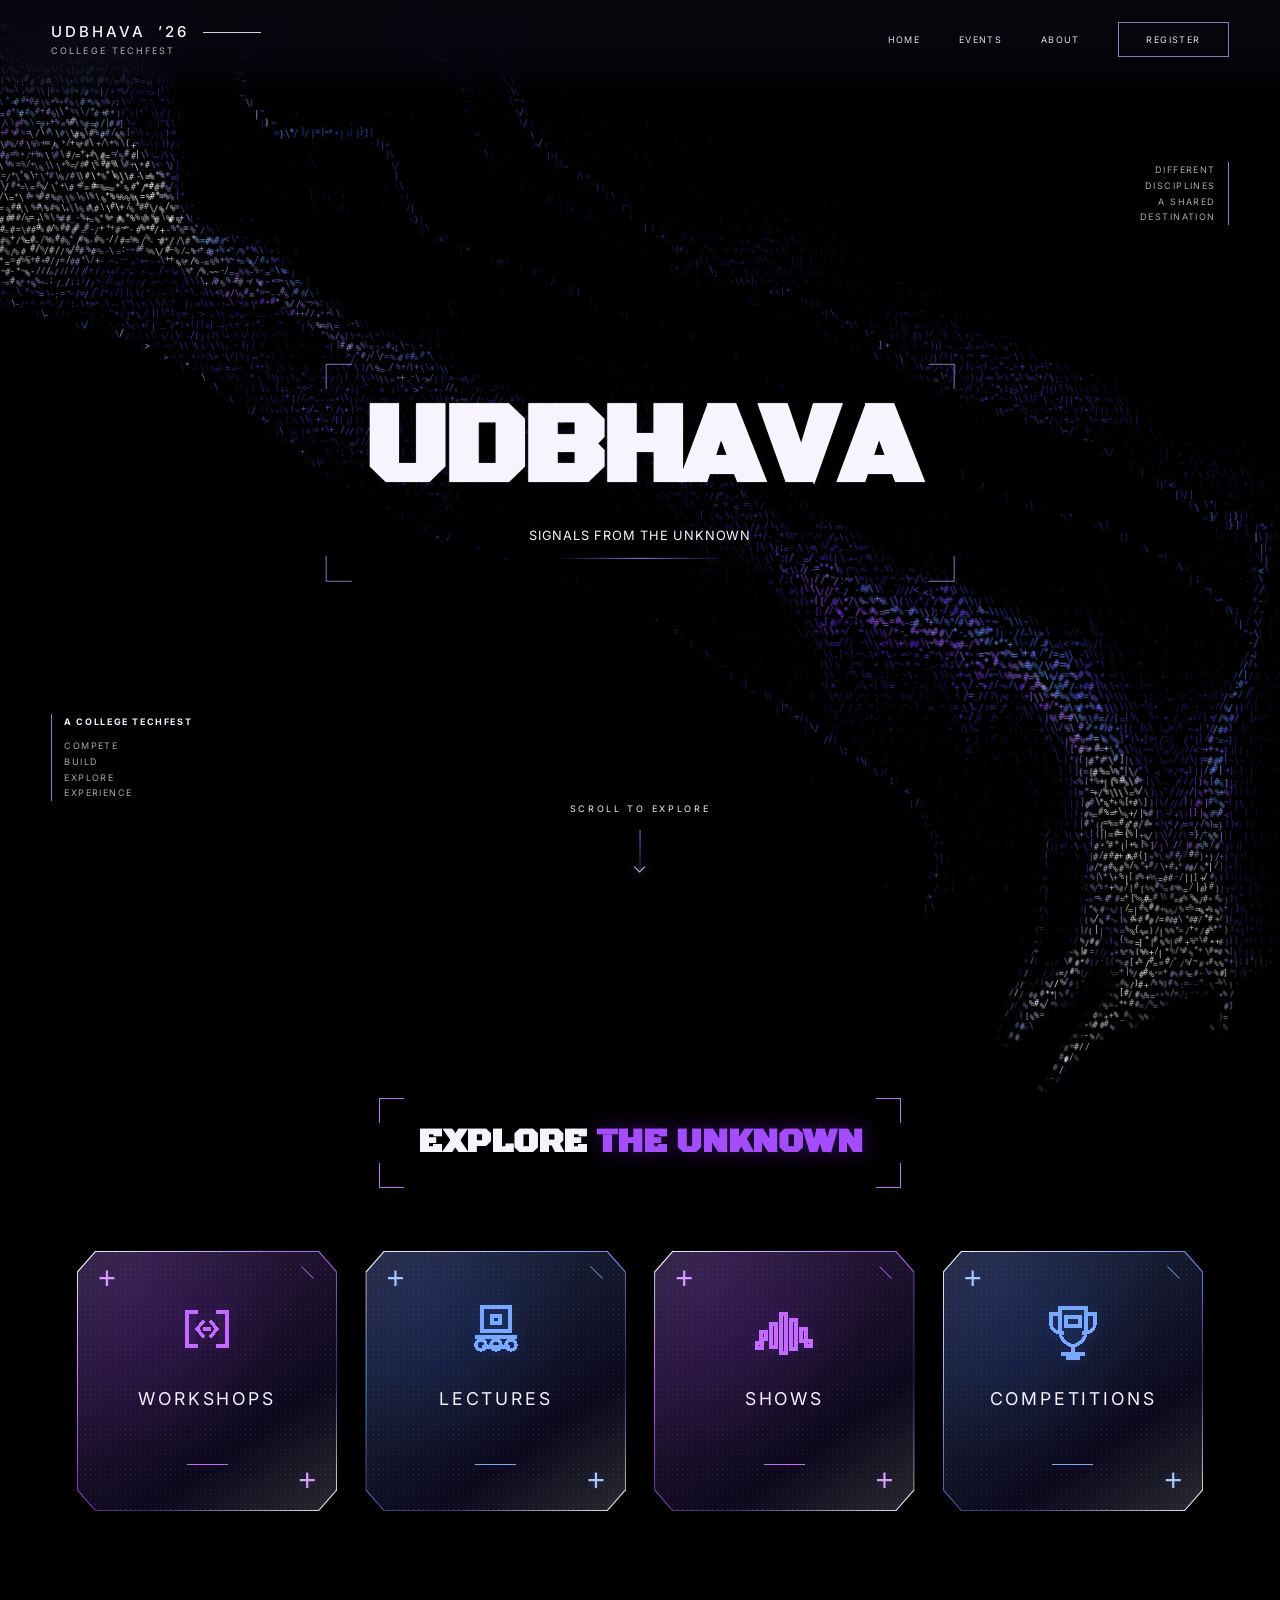
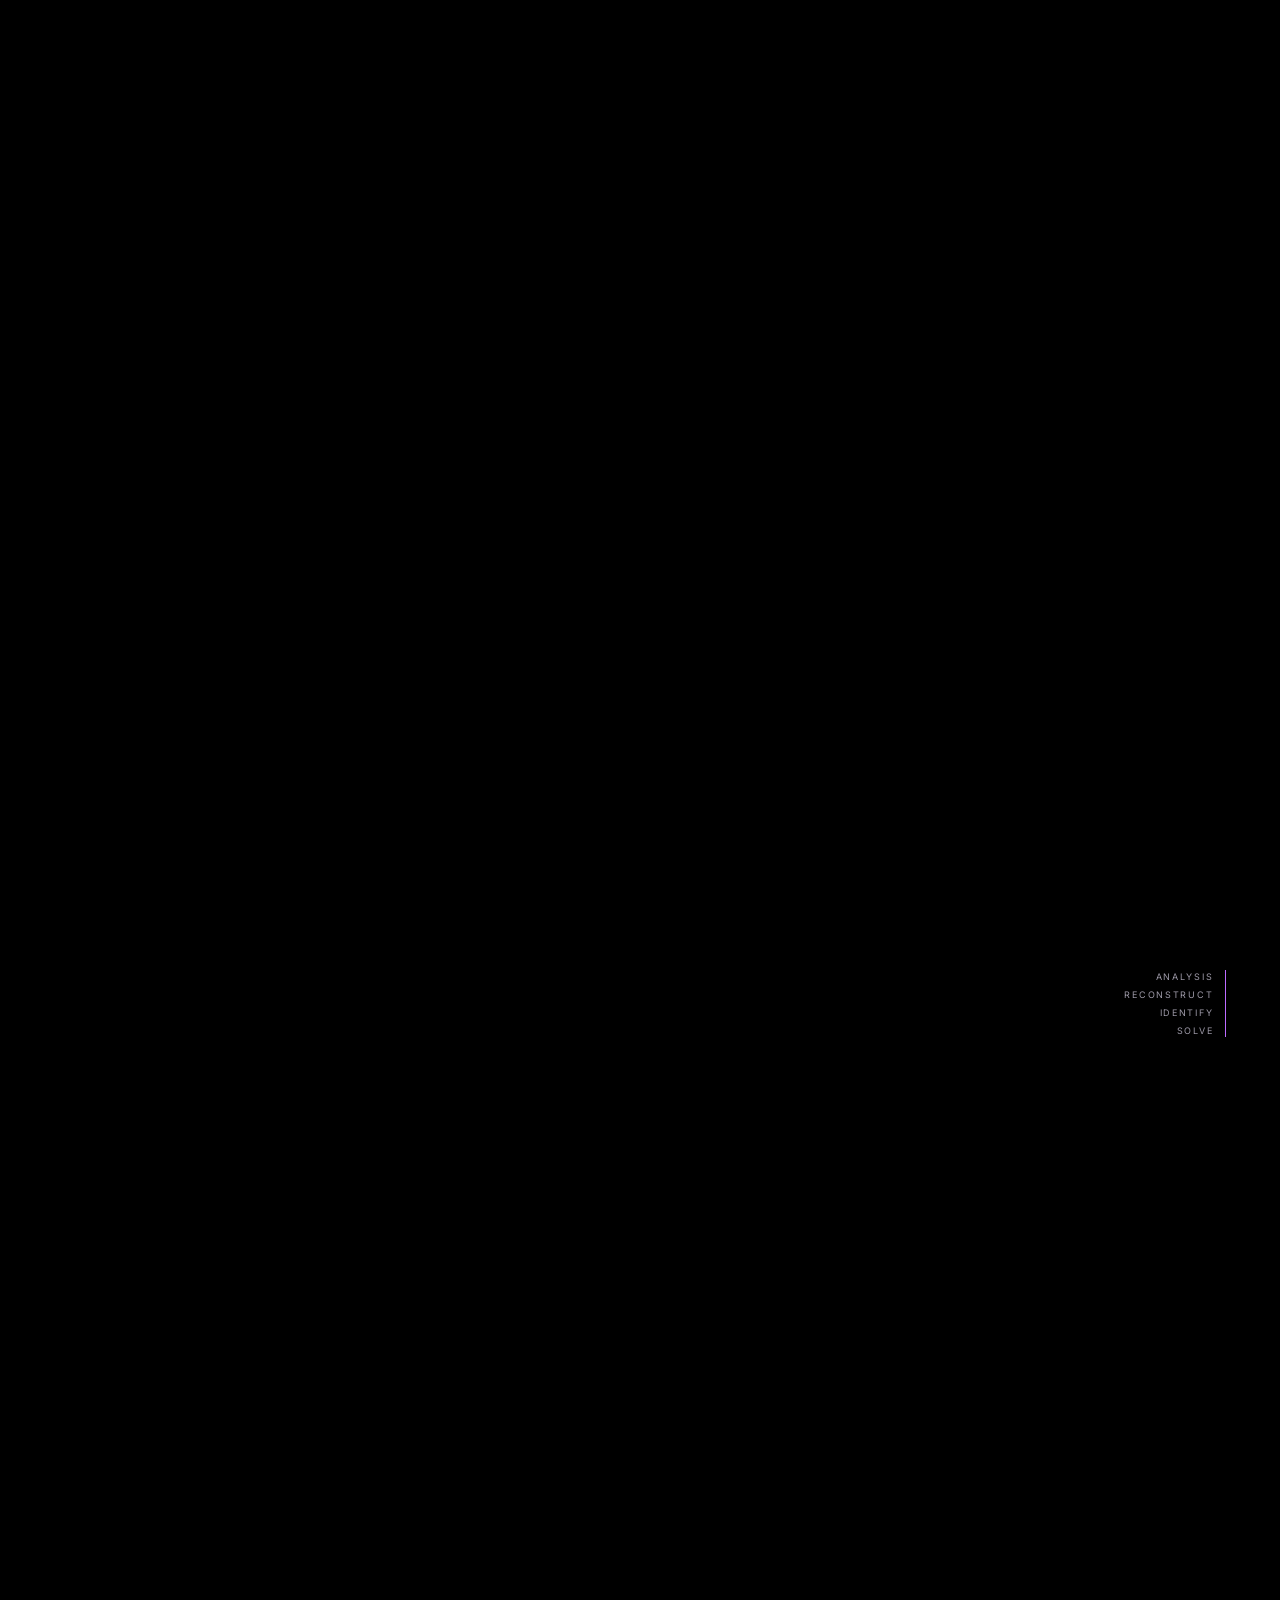
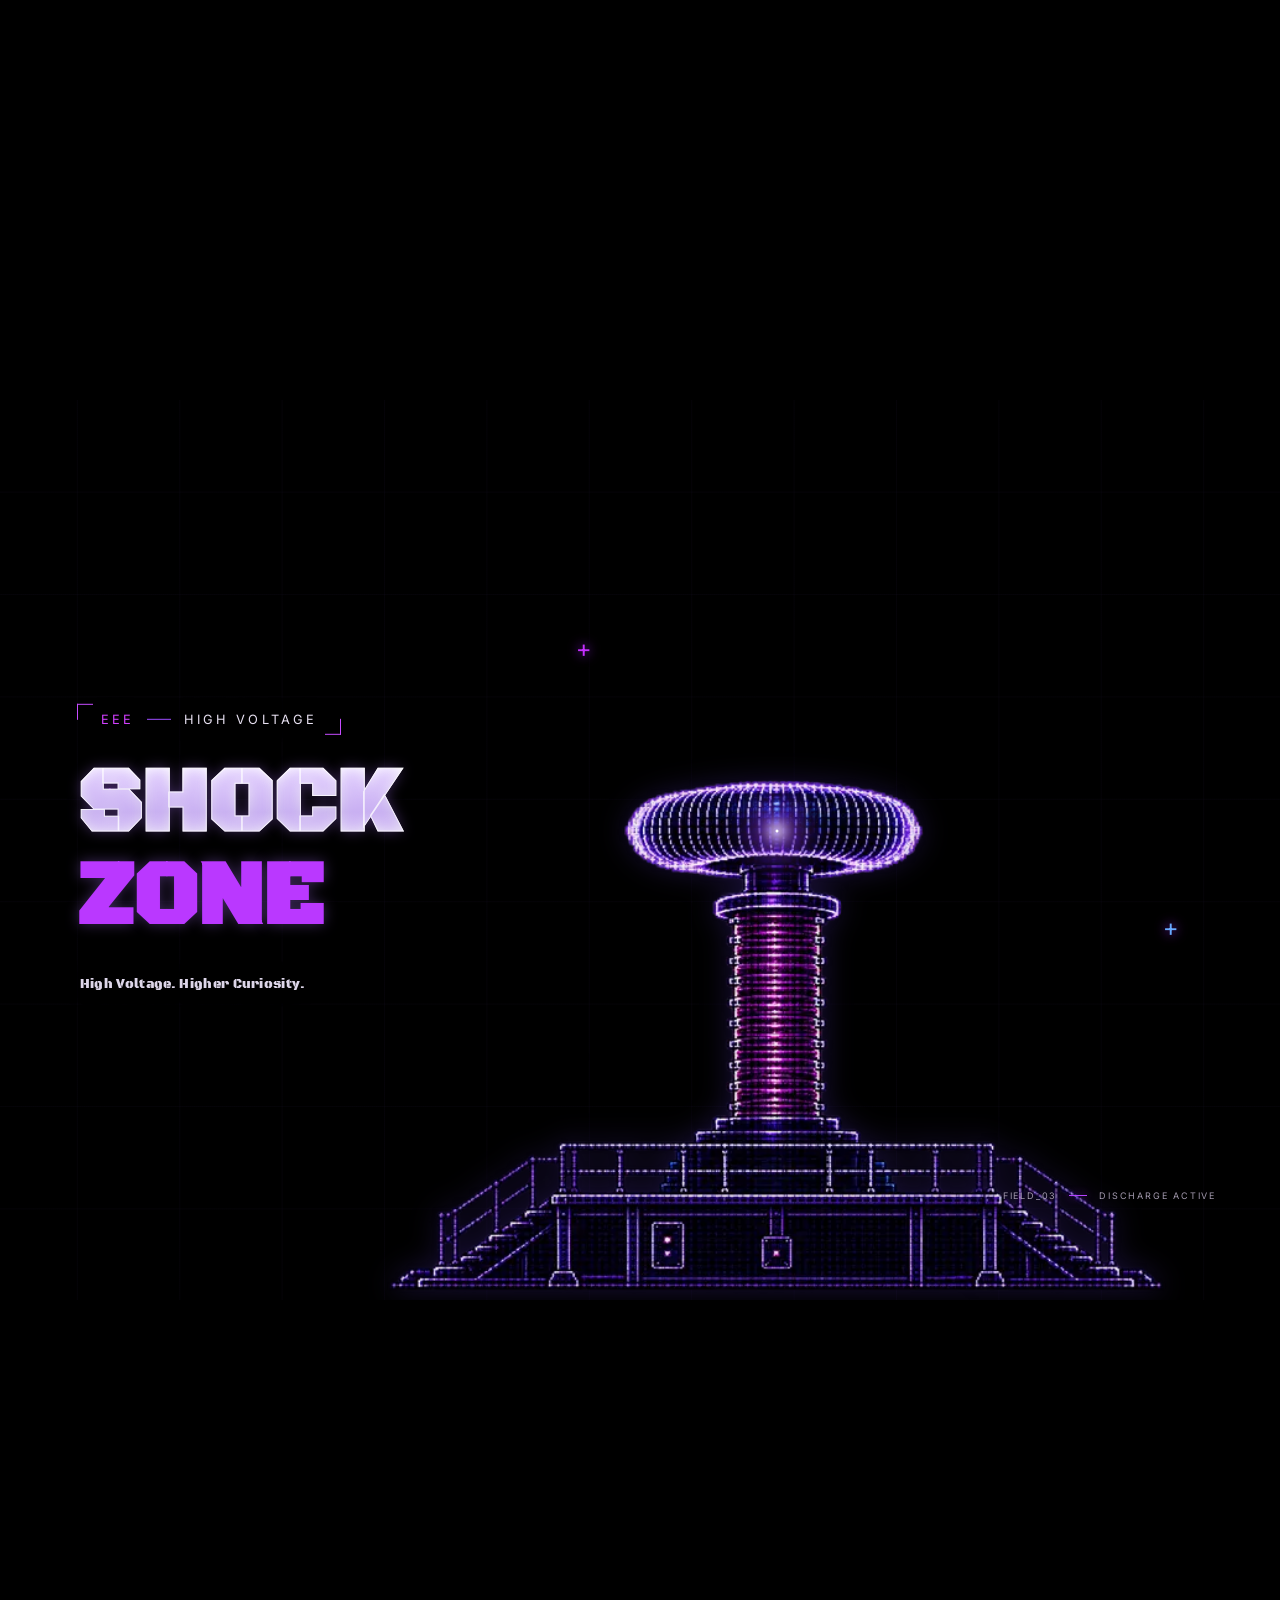
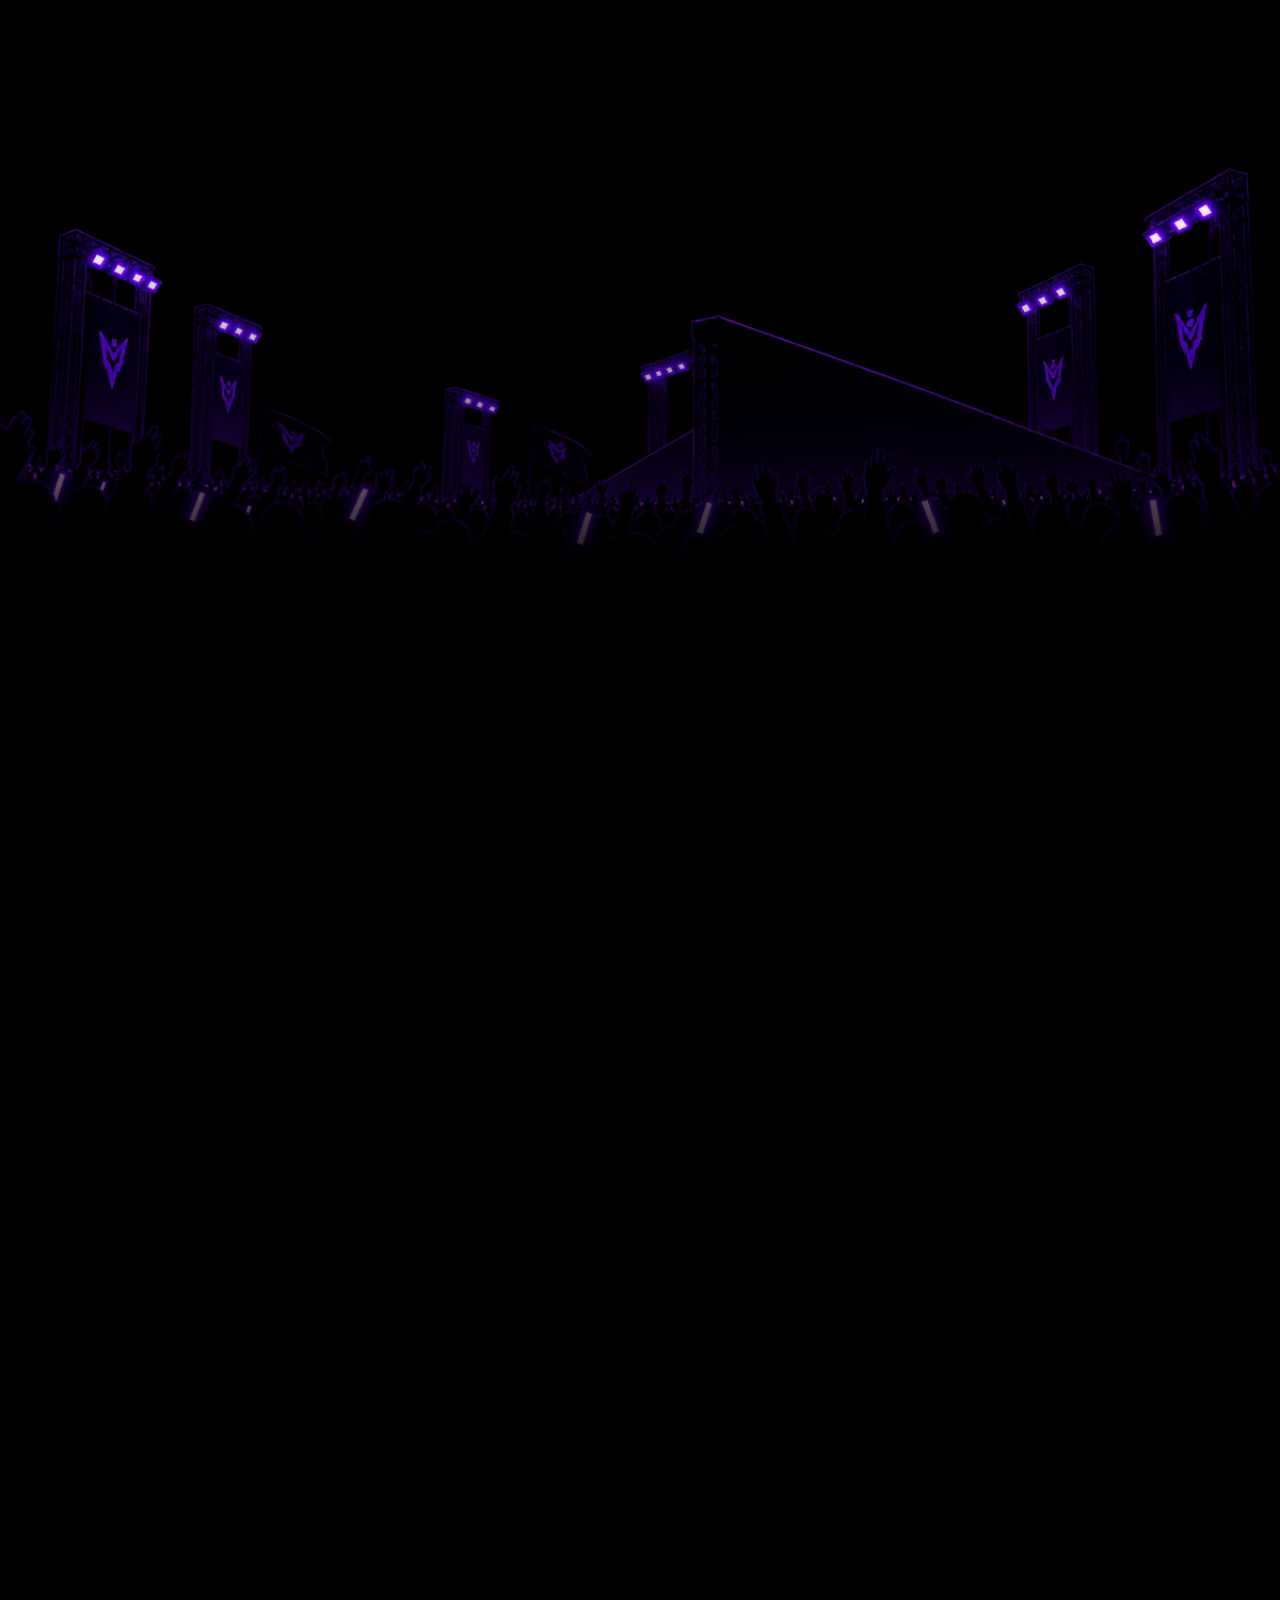
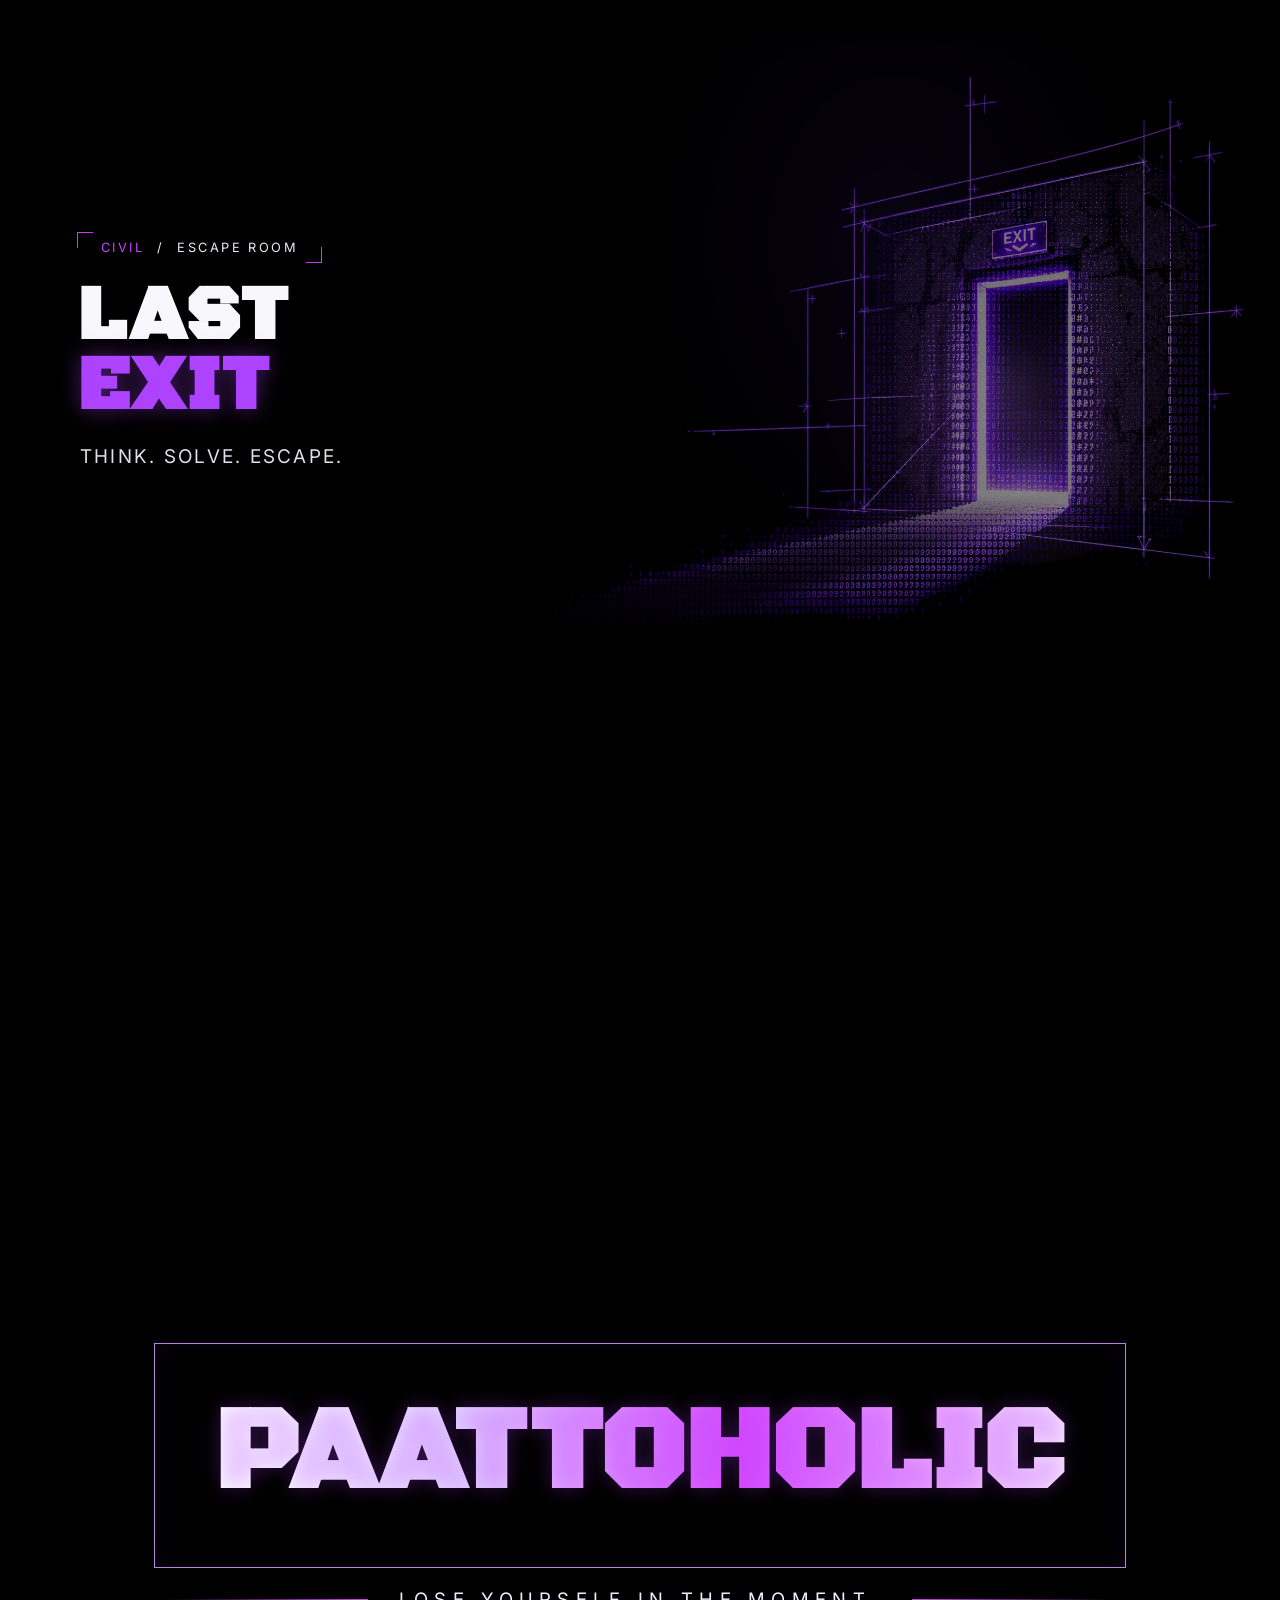
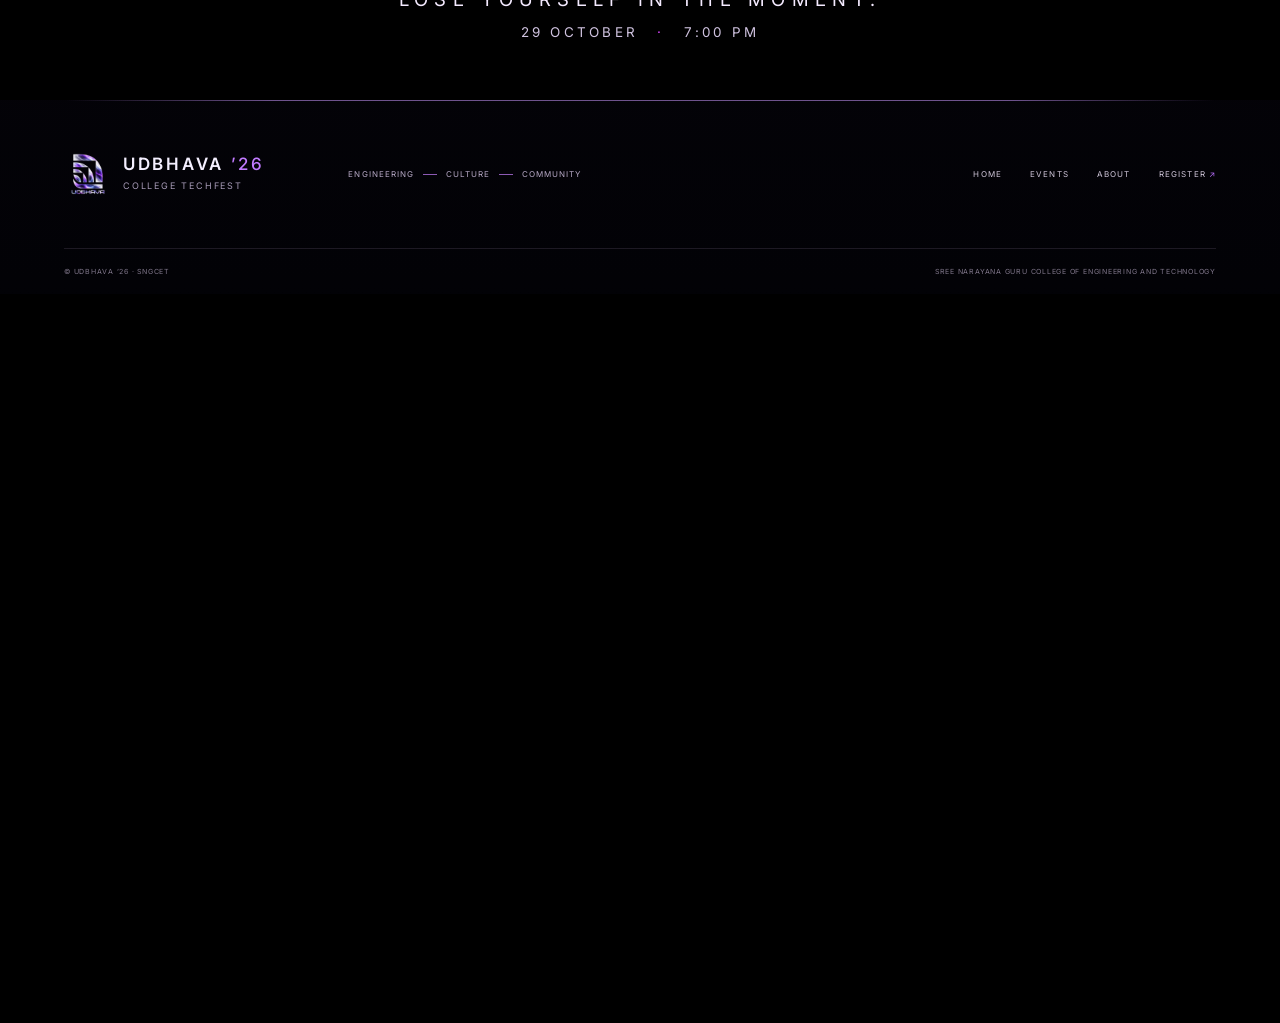
<file: index.html>
<!doctype html>
<html lang="en">
<head>
  <meta charset="utf-8">
  <meta name="viewport" content="width=device-width, initial-scale=1">
  <meta name="theme-color" content="#000000">
  <meta name="description" content="Udbhava '26 — college techfest. Signals from the unknown.">
  <title>UDBHAVA ’26 — Signals from the Unknown</title>
  <link rel="icon" href="./favicon.ico" type="image/x-icon">
  <link rel="icon" href="./favicon.png" type="image/png" sizes="512x512">
  <link rel="preconnect" href="https://fonts.googleapis.com">
  <link rel="preconnect" href="https://fonts.gstatic.com" crossorigin>
  <link href="https://fonts.googleapis.com/css2?family=Archivo+Black&family=Black+Ops+One&family=Inter:wght@400;500;600;700&display=swap" rel="stylesheet">
  <link rel="stylesheet" href="./styles.css?v=readable-hero-type-20261014">
  <link rel="stylesheet" href="./src/explore.css?v=compact-mobile-sections-20261014">
  <link rel="stylesheet" href="./src/investigation.css?v=compact-mobile-sections-20261014">
  <link rel="stylesheet" href="./src/robot.css?v=compact-mobile-sections-20261014">
  <link rel="stylesheet" href="./src/shock.css?v=shorter-mobile-shock-gap-20261014">
  <link rel="stylesheet" href="./src/bike-stunt.css?v=lower-mobile-crowd-20261014">
  <link rel="stylesheet" href="./src/soccer.css?v=compact-mobile-sections-20261014">
  <link rel="stylesheet" href="./src/last-exit.css?v=last-exit-soft-curve-20261024">
  <link rel="stylesheet" href="./src/paattoholic.css?v=ascii-particle-reveal-20261023">
  <link rel="stylesheet" href="./src/site-footer.css">
  <link rel="stylesheet" href="./typography.css?v=unified-event-title-scale-20261014">
</head>
<body>
  <canvas id="c" aria-hidden="true"></canvas>
  <main>
    <section class="hero scramble-pending" id="home" aria-label="Udbhava 2026 college techfest">
      <header class="topbar">
        <a class="brand" href="#home" aria-label="Udbhava 2026 home">
          <span class="brand-title">UDBHAVA <span>’26</span><i></i></span>
          <span class="brand-subtitle">COLLEGE TECHFEST</span>
        </a>
        <nav class="desktop-nav" aria-label="Main navigation">
          <a class="active" href="#home">HOME</a><a href="./events.html">EVENTS</a><a href="./about.html">ABOUT</a><a class="register" href="#register">REGISTER</a>
        </nav>
        <button class="menu-toggle" type="button" aria-label="Open navigation" aria-expanded="false"><span></span><span></span><span></span></button>
      </header>
      <nav class="mobile-nav" aria-label="Mobile navigation" inert>
        <a href="#home">HOME</a><a href="./events.html">EVENTS</a><a href="./about.html">ABOUT</a><a href="#register">REGISTER</a>
      </nav>

      <div class="top-right"><span>DIFFERENT</span><span>DISCIPLINES</span><span>A SHARED</span><span>DESTINATION</span></div>

      <div class="hero-title-frame">
        <span class="corner corner-tl"></span><span class="corner corner-tr"></span><span class="corner corner-bl"></span><span class="corner corner-br"></span>
        <h1 aria-label="Udbhava" data-scramble="UDBHAVA">UDBHAVA</h1>
        <p class="tagline" aria-label="Signals from the unknown" data-scramble="SIGNALS FROM THE UNKNOWN">SIGNALS FROM THE UNKNOWN</p>
        <span class="title-rule"></span>
      </div>

      <div class="bottom-left"><strong>A COLLEGE TECHFEST</strong><span>COMPETE</span><span>BUILD</span><span>EXPLORE</span><span>EXPERIENCE</span></div>
      <a class="scroll-cue" href="#events"><span>SCROLL TO EXPLORE</span><i aria-hidden="true"></i></a>
    </section>
    <section class="explore-section" id="events" aria-labelledby="explore-title">
      <div class="explore-heading">
        <span class="explore-corner explore-corner--tl" aria-hidden="true"></span>
        <span class="explore-corner explore-corner--tr" aria-hidden="true"></span>
        <span class="explore-corner explore-corner--bl" aria-hidden="true"></span>
        <span class="explore-corner explore-corner--br" aria-hidden="true"></span>
        <h2 id="explore-title"><span>EXPLORE</span> <em>THE UNKNOWN</em></h2>
      </div>

      <div class="explore-grid">
        <a class="explore-card explore-card--violet" id="workshops" href="./events.html?category=workshops" aria-label="Explore workshops">
          <span class="card-plus card-plus--tl" aria-hidden="true">+</span><span class="card-plus card-plus--br" aria-hidden="true">+</span><span class="card-tick" aria-hidden="true"></span>
          <svg class="card-icon" viewBox="0 0 64 64" aria-hidden="true"><path d="M21 15H12V49H21M43 15H52V49H43M28 25L22 32L28 39M36 25L42 32L36 39M30 32H34"/></svg>
          <span class="card-label">WORKSHOPS</span><span class="card-rule" aria-hidden="true"></span>
        </a>
        <a class="explore-card explore-card--blue" id="lectures" href="./events.html?category=lectures" aria-label="Explore lectures">
          <span class="card-plus card-plus--tl" aria-hidden="true">+</span><span class="card-plus card-plus--br" aria-hidden="true">+</span><span class="card-tick" aria-hidden="true"></span>
          <svg class="card-icon" viewBox="0 0 64 64" aria-hidden="true"><path d="M18 10H46V34H18zM13 40H51M20 50H44M12 48a5 5 0 1 0 10 0a5 5 0 0 0-10 0M27 48a5 5 0 1 0 10 0a5 5 0 0 0-10 0M42 48a5 5 0 1 0 10 0a5 5 0 0 0-10 0"/><path d="M28 19h8v7h-8z"/></svg>
          <span class="card-label">LECTURES</span><span class="card-rule" aria-hidden="true"></span>
        </a>
        <a class="explore-card explore-card--violet" id="shows" href="./events.html?category=shows" aria-label="Explore shows">
          <span class="card-plus card-plus--tl" aria-hidden="true">+</span><span class="card-plus card-plus--br" aria-hidden="true">+</span><span class="card-tick" aria-hidden="true"></span>
          <svg class="card-icon" viewBox="0 0 64 64" aria-hidden="true"><path d="M9 35h5v7H9zM19 27h5v23h-5zM29 17h5v39h-5zM39 23h5v29h-5zM49 32h5v12h-5zM5 46h5v5H5zM54 44h5v5h-5z"/></svg>
          <span class="card-label">SHOWS</span><span class="card-rule" aria-hidden="true"></span>
        </a>
        <a class="explore-card explore-card--blue" id="register" href="./events.html?category=competitions" aria-label="Explore competitions">
          <span class="card-plus card-plus--tl" aria-hidden="true">+</span><span class="card-plus card-plus--br" aria-hidden="true">+</span><span class="card-tick" aria-hidden="true"></span>
          <svg class="card-icon" viewBox="0 0 64 64" aria-hidden="true"><path d="M19 11H45V34Q45 45 32 49Q19 45 19 34zM19 17H10V26Q10 35 21 36M45 17H54V26Q54 35 43 36M32 49V55M22 57H42M27 58V61H37V58M25 20H39V29H25z"/></svg>
          <span class="card-label">COMPETITIONS</span><span class="card-rule" aria-hidden="true"></span>
        </a>
      </div>
    </section>

    <section class="investigation-section" id="investigation" aria-labelledby="investigation-title">
      <div class="investigation-content">
        <div class="investigation-intro">
          <p class="investigation-eyebrow"><span>CSE</span><b>/</b> INVESTIGATION</p>
          <h2 id="investigation-title" aria-label="Cold Case"><span>COLD</span><span>CASE</span></h2>
          <p class="investigation-tagline">Analyze. Decode. Solve.</p>
        </div>

        <div class="evidence-board" aria-label="Connected crime scene evidence">
          <svg class="evidence-connections" viewBox="0 0 1000 700" preserveAspectRatio="none" aria-hidden="true">
            <path class="connection connection-violet" d="M405 248 L356 226 L155 117"/>
            <path class="connection connection-violet" d="M405 248 L782 123"/>
            <path class="connection connection-violet" d="M405 248 L833 421 L646 574"/>
            <path class="connection connection-violet" d="M356 226 L152 435"/>
            <path class="connection connection-red" d="M155 117 L155 435"/>
            <path class="connection connection-red" d="M356 226 L405 248 L833 421"/>
            <path class="connection connection-red" d="M782 123 L833 421 L646 574"/>
            <path class="grid-line" d="M0 175H1000M0 350H1000M0 525H1000M250 0V700M500 0V700M750 0V700"/>
            <rect class="evidence-node node-red" x="146" y="108" width="18" height="18"/><rect class="evidence-node node-blue" x="347" y="217" width="18" height="18"/><rect class="evidence-node node-focus" x="394" y="237" width="22" height="22"/><rect class="evidence-node node-red" x="824" y="412" width="18" height="18"/><rect class="evidence-node node-blue" x="773" y="114" width="18" height="18"/>
          </svg>

          <figure class="evidence-item evidence-surveillance">
            <div class="evidence-image surveillance-image" role="img" aria-label="Grainy nighttime surveillance photograph of a figure on a wet walkway"></div>
            <figcaption>CAM_03<br><span>// 21:17:26</span></figcaption>
          </figure>
          <figure class="evidence-item evidence-document">
            <div class="evidence-image document-image" role="img" aria-label="Recovered typewritten document with redacted lines"></div>
            <figcaption>CASE_FILE_A7<br><span>// RECOVERED DOCUMENT</span></figcaption>
          </figure>
          <figure class="evidence-item evidence-key">
            <div class="evidence-image key-image" role="img" aria-label="Worn metal key photographed on wet ground"></div>
            <figcaption>EVIDENCE_02<br><span>// KEY</span></figcaption>
          </figure>
          <figure class="evidence-item evidence-fingerprint">
            <div class="fingerprint-glow" aria-hidden="true"></div>
            <div class="evidence-image fingerprint-image" role="img" aria-label="Forensic fingerprint on a dark surface"></div>
            <span class="evidence-focus-marker" aria-hidden="true"></span>
            <figcaption>EVIDENCE_01<br><span>// FINGERPRINT ANALYSIS</span></figcaption>
          </figure>
          <figure class="evidence-item evidence-photo">
            <div class="evidence-image photo-image" role="img" aria-label="Two suspect photographs connected with red evidence thread"></div>
            <figcaption>EVIDENCE_03<br><span>// LOCATION TRACE</span></figcaption>
          </figure>
          <figure class="evidence-item evidence-map">
            <div class="evidence-image map-image" role="img" aria-label="Aerial street map with a location marker"></div>
            <figcaption>TRACE_04<br><span>// LOCATION RECONSTRUCTION</span></figcaption>
          </figure>
        </div>
      </div>

      <aside class="investigation-steps" aria-label="Investigation process"><span>ANALYSIS</span><span>RECONSTRUCT</span><span>IDENTIFY</span><span>SOLVE</span></aside>
    </section>

    <section class="robot-section" id="robot" aria-labelledby="robot-title">
      <div class="robot-content">
        <div class="robot-heading-group">
          <p class="robot-eyebrow"><span>ECE</span><b>/</b> ROBOT RACING</p>
          <h2 id="robot-title"><span>BUILD AND WIN</span></h2>
        </div>
        <figure class="robot-stage">
          <span class="robot-stage-cross robot-stage-cross--left" aria-hidden="true">+</span>
          <span class="robot-stage-cross robot-stage-cross--right" aria-hidden="true">+</span>
          <svg class="robot-vehicle" width="480" height="720" viewBox="0 0 480 720" role="img" aria-labelledby="robot-image-title robot-image-desc">
            <title id="robot-image-title">Flat line-following robot</title>
            <desc id="robot-image-desc">A blue top-down robot with a curved bow-shaped front sensor array and twin drive wheels.</desc>
            <g stroke="#090b16" stroke-linejoin="round" stroke-linecap="round">
              <rect x="21" y="286" width="82" height="244" rx="23" fill="#111522" stroke-width="9"/><rect x="377" y="286" width="82" height="244" rx="23" fill="#111522" stroke-width="9"/>
              <path d="M35 315h54M35 350h54M35 385h54M35 420h54M35 455h54M35 490h54M391 315h54M391 350h54M391 385h54M391 420h54M391 455h54M391 490h54" fill="none" stroke="#30384d" stroke-width="8"/>
              <rect x="85" y="344" width="48" height="125" rx="12" fill="#b7c9ed" stroke-width="8"/><rect x="347" y="344" width="48" height="125" rx="12" fill="#b7c9ed" stroke-width="8"/>
              <path d="M139 179h202l28 28v420l-28 26H139l-28-26V207z" fill="#1269f5" stroke-width="10"/><path d="M151 205h178v396H151z" fill="#167cff" stroke="none"/>
              <path d="M42 158Q240 2 438 158L416 188Q240 64 64 188z" fill="#20283b" stroke-width="9"/><path d="M75 156Q240 48 405 156" fill="none" stroke="#ae43ff" stroke-width="5"/>
              <g fill="#f5f2ff" stroke="#090b16" stroke-width="8"><circle cx="83" cy="151" r="15"/><circle cx="160" cy="106" r="15"/><circle cx="240" cy="88" r="15"/><circle cx="320" cy="106" r="15"/><circle cx="397" cy="151" r="15"/></g>
              <g fill="#ae43ff" stroke="none"><circle cx="83" cy="151" r="6"/><circle cx="160" cy="106" r="6"/><circle cx="240" cy="88" r="6"/><circle cx="320" cy="106" r="6"/><circle cx="397" cy="151" r="6"/></g>
              <path d="M240 254v-25m0 154v-42m-2 43-47 47v50m51-50 48 47v51m-99-128h-43m143 0h42" fill="none" stroke="#d9eaff" stroke-width="8"/>
              <rect x="194" y="286" width="92" height="92" rx="5" fill="#101827" stroke="#e6f0ff" stroke-width="7"/>
              <path d="M206 278v-15m18 15v-15m18 15v-15m18 15v-15m18 15v-15m-92 33h-14m14 18h-14m14 18h-14m14 18h-14m110-87v-15m-18 15v-15m-18 15v-15m-18 15v-15m-18 15v-15m92 33h14m-14 18h14m-14 18h14m-14 18h14" fill="none" stroke="#f4f2ff" stroke-width="5"/>
              <circle cx="240" cy="332" r="19" fill="#245dba" stroke="#f4f2ff" stroke-width="5"/>
              <g fill="#0d2450" stroke="#c8e3ff" stroke-width="6"><circle cx="157" cy="228" r="9"/><circle cx="323" cy="228" r="9"/><circle cx="157" cy="575" r="9"/><circle cx="323" cy="575" r="9"/><circle cx="196" cy="469" r="8"/><circle cx="284" cy="469" r="8"/></g>
              <path d="M170 622h140" fill="none" stroke="#ae43ff" stroke-width="8"/>
            </g>
          </svg>
          <figcaption>LINE FOLLOWER <span>// AUTONOMOUS RUN</span></figcaption>
        </figure>
        <h3 class="robot-finish"><span>RACE TO THE</span><strong>FINISH LINE</strong></h3>
        <p class="robot-coordinates" aria-hidden="true">TRACK_01 <i></i> SIGNAL LOCKED</p>
      </div>
    </section>

    <section class="shock-section" id="shock" aria-labelledby="shock-title">
      <div class="shock-stage">
        <div class="shock-copy">
          <p class="shock-kicker"><span>EEE</span><i></i> HIGH VOLTAGE</p>
        <h2 id="shock-title"><span>SHOCK</span><strong>ZONE</strong></h2>
          <p class="shock-tagline">High Voltage. Higher Curiosity.</p>
        </div>

        <div class="shock-art" aria-hidden="true">
          <div class="shock-coil-frame">
            <img class="shock-coil-image" src="./src/assets/tesla-coil-platform.webp" alt="A luminous Tesla coil mounted on a railed laboratory platform" width="1200" height="800" loading="lazy" decoding="async" srcset="./src/assets/tesla-coil-platform-mobile.webp 720w, ./src/assets/tesla-coil-platform.webp 1200w" sizes="(max-width: 768px) 100vw, 55vw">
            <span class="shock-terminal" aria-hidden="true"></span>
          </div>
          <span class="shock-cross shock-cross--a">+</span><span class="shock-cross shock-cross--b">+</span><span class="shock-cross shock-cross--c">+</span>
        </div>

        <p class="shock-readout" aria-hidden="true">FIELD_03 <i></i> DISCHARGE ACTIVE</p>
      </div>
    </section>

    <section class="bike-stunt-section" id="bike-stunt" aria-labelledby="bike-stunt-title">
      <div class="bike-stunt-copy">
        <p class="bike-stunt-kicker">MECH <b>/</b> LIVE STUNT SHOW</p>
        <h2 id="bike-stunt-title"><span>BIKE</span><strong>STUNT</strong></h2>
        <p class="bike-stunt-tagline">Speed. Skill. Adrenaline.</p>
      </div>

      <img class="bike-stunt-ramp-crowd" src="./src/assets/bike-stunt-ramp-crowd.webp" alt="" aria-hidden="true" width="1200" height="800" loading="lazy" decoding="async" srcset="./src/assets/bike-stunt-ramp-crowd-mobile.webp 900w, ./src/assets/bike-stunt-ramp-crowd.webp 1200w" sizes="100vw">
      <img class="bike-stunt-rider" src="./src/assets/bike-stunt-rider.webp" alt="A motocross rider performs a jump above the stunt-show crowd" width="1200" height="800" loading="lazy" decoding="async" srcset="./src/assets/bike-stunt-rider-mobile.webp 760w, ./src/assets/bike-stunt-rider.webp 1200w" sizes="(max-width: 900px) 74vw, 30vw">
    </section>

    <section class="soccer-section" id="robot-soccer" aria-labelledby="soccer-title">
      <div class="soccer-copy">
        <p class="soccer-kicker"><span>ADS</span><b>/</b> AUTONOMOUS SYSTEMS</p>
        <h2 id="soccer-title"><span>ROBO</span><strong>SOCCER</strong></h2>
        <p class="soccer-tagline">Strategy. Teamwork. Dominate.</p>
      </div>

      <div class="soccer-arena" role="group" aria-label="Robo soccer field">
        <div class="soccer-robot soccer-robot--blue">
          <img src="./src/assets/robot-soccer-unit.webp" alt="Blue autonomous soccer robot" width="420" height="420" loading="lazy" decoding="async" srcset="./src/assets/robot-soccer-unit-mobile.webp 240w, ./src/assets/robot-soccer-unit.webp 420w" sizes="(max-width: 900px) 120px, 142px">
        </div>
        <div class="soccer-robot soccer-robot--magenta">
          <img src="./src/assets/robot-soccer-unit.webp" alt="Magenta autonomous soccer robot" width="420" height="420" loading="lazy" decoding="async" srcset="./src/assets/robot-soccer-unit-mobile.webp 240w, ./src/assets/robot-soccer-unit.webp 420w" sizes="(max-width: 900px) 120px, 142px">
        </div>
        <div class="soccer-robot soccer-robot--magenta">
          <img src="./src/assets/robot-soccer-unit.webp" alt="Magenta autonomous soccer robot" width="420" height="420" loading="lazy" decoding="async" srcset="./src/assets/robot-soccer-unit-mobile.webp 240w, ./src/assets/robot-soccer-unit.webp 420w" sizes="(max-width: 900px) 120px, 142px">
        </div>
        <div class="soccer-robot soccer-robot--blue">
          <img src="./src/assets/robot-soccer-unit.webp" alt="Blue autonomous soccer robot" width="420" height="420" loading="lazy" decoding="async" srcset="./src/assets/robot-soccer-unit-mobile.webp 240w, ./src/assets/robot-soccer-unit.webp 420w" sizes="(max-width: 900px) 120px, 142px">
        </div>
        <div class="soccer-ball" data-ball>
          <img src="./src/assets/robot-soccer-ball.webp" alt="Luminous violet and white soccer ball" width="420" height="420" loading="lazy" decoding="async" srcset="./src/assets/robot-soccer-ball-mobile.webp 240w, ./src/assets/robot-soccer-ball.webp 420w" sizes="(max-width: 900px) 80px, 88px">
        </div>
      </div>
    </section>

    <section class="last-exit-section" aria-labelledby="last-exit-title">
      <div class="last-exit-title-group">
        <p class="last-exit-kicker"><span>CIVIL</span><b>/</b> ESCAPE ROOM</p>
        <h1 id="last-exit-title"><span>LAST</span><em>EXIT</em></h1>
        <p class="last-exit-tagline">THINK. SOLVE. ESCAPE.</p>
      </div>
      <div class="last-exit-art" aria-hidden="true">
        <img src="./src/assets/last-exit-scene.svg?v=last-exit-soft-curve-20261024" alt="" width="1000" height="800" decoding="async">
      </div>
    </section>

    <section class="paattoholic-section" id="paattoholic" aria-labelledby="paattoholic-title">
      <div class="paattoholic-performer-window">
        <img class="paattoholic-performer" src="./src/assets/paattoholic-artist.webp" alt="PAATTOHOLIC performer shown from the waist or knees up with arms raised" width="1024" height="1536" loading="lazy" decoding="async" srcset="./src/assets/paattoholic-artist-mobile.webp 780w, ./src/assets/paattoholic-artist.webp 1024w" sizes="(max-width: 700px) 100vw, 1024px">
      </div>

      <div class="paattoholic-title-group">
        <div class="paattoholic-title-frame">
          <h2 id="paattoholic-title">PAATTOHOLIC</h2>
        </div>
        <p class="paattoholic-subtitle">LOSE YOURSELF IN THE MOMENT.</p>
        <p class="paattoholic-datetime">29 OCTOBER <span aria-hidden="true">·</span> 7:00 PM</p>
      </div>
    </section>
  </main>
  <script defer src="./src/admin-recovery-redirect.js"></script>
  <script defer src="./src/nebula-engine.js?v=last-exit-soft-curve-20261024"></script>
  <script defer src="./src/main.js?v=hero-tagline-spacing-20261014"></script>
  <script defer src="./src/explore.js"></script>
  <script defer src="./src/investigation.js"></script>
  <script defer src="./src/robot.js"></script>
  <script defer src="./src/shock.js"></script>
  <script defer src="./src/bike-stunt.js?v=snappier-jump-crowd-seam-20261014"></script>
  <script defer src="./src/soccer.js?v=curved-robot-ball-passes-20261014"></script>
  <script type="module" src="./src/paattoholic.js?v=ascii-particle-reveal-20261023"></script>
  <script defer src="./src/site-footer.js?v=20261014-nav4"></script>
</body>
</html>
</file>
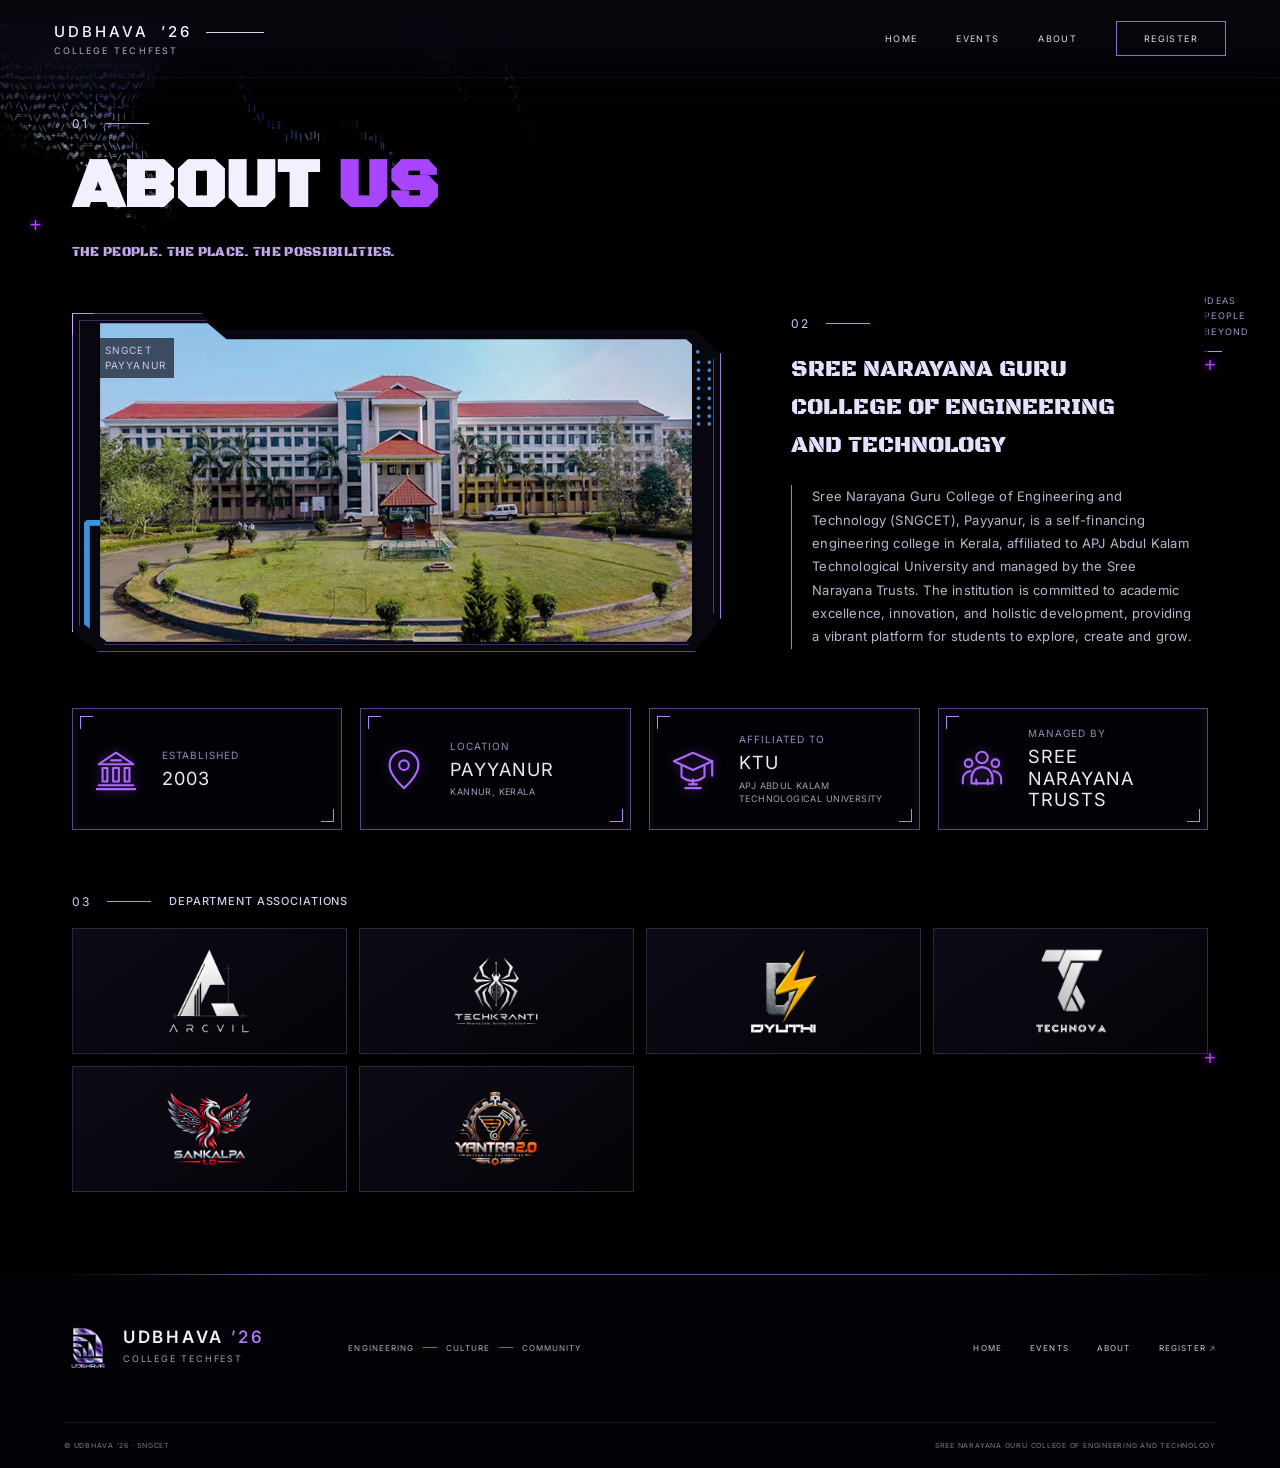
<file: about.html>
<!doctype html>
<html lang="en">
<head>
  <meta charset="utf-8">
  <meta name="viewport" content="width=device-width, initial-scale=1">
  <meta name="theme-color" content="#000000">
  <meta name="description" content="Meet Sree Narayana Guru College of Engineering and Technology, the institution behind Udbhava ’26.">
  <title>About — UDBHAVA ’26</title>
  <link rel="icon" href="./favicon.ico" type="image/x-icon">
  <link rel="icon" href="./favicon.png" type="image/png" sizes="512x512">
  <link rel="preconnect" href="https://fonts.googleapis.com">
  <link rel="preconnect" href="https://fonts.gstatic.com" crossorigin>
  <link href="https://fonts.googleapis.com/css2?family=Black+Ops+One&family=Inter:wght@400;500;600;700&display=swap" rel="stylesheet">
  <link rel="stylesheet" href="./styles.css">
  <link rel="stylesheet" href="./about.css">
  <link rel="stylesheet" href="./src/site-footer.css">
  <link rel="stylesheet" href="./typography.css">
</head>
<body class="about-body">
  <canvas id="c" aria-hidden="true"></canvas>
  <main class="about-main">
    <section class="about-page" aria-labelledby="about-title">
      <header class="topbar about-topbar">
        <a class="brand" href="./index.html#home" aria-label="Udbhava 2026 home">
          <span class="brand-title">UDBHAVA <span>’26</span><i></i></span>
          <span class="brand-subtitle">COLLEGE TECHFEST</span>
        </a>
        <nav class="desktop-nav" aria-label="Main navigation">
          <a href="./index.html#home">HOME</a><a href="./events.html">EVENTS</a><a class="active" href="./about.html" aria-current="page">ABOUT</a><a class="register" href="./index.html#register">REGISTER</a>
        </nav>
        <button class="menu-toggle" type="button" aria-label="Open navigation" aria-expanded="false" aria-controls="about-mobile-nav"><span></span><span></span><span></span></button>
      </header>
      <nav class="mobile-nav" id="about-mobile-nav" aria-label="Mobile navigation" inert>
        <a href="./index.html#home">HOME</a><a href="./events.html">EVENTS</a><a href="./about.html" aria-current="page">ABOUT</a><a href="./index.html#register">REGISTER</a>
      </nav>

      <div class="about-annotation about-annotation--right" aria-hidden="true"><span>IDEAS</span><span>PEOPLE</span><span>BEYOND</span><i></i></div>
      <div class="about-content">
        <header class="about-heading">
          <p class="about-index"><span>01</span><i></i></p>
          <h1 id="about-title"><span>ABOUT</span> <em>US</em></h1>
          <p class="about-subtitle">THE PEOPLE. THE PLACE. THE POSSIBILITIES.</p>
        </header>

        <section class="college-profile" aria-labelledby="college-title">
          <figure class="college-frame">
            <img src="./src/assets/college.webp" width="900" height="525" alt="Sree Narayana Guru College of Engineering and Technology campus in Payyanur, Kerala" fetchpriority="high">
            <figcaption class="campus-label">SNGCET<br>PAYYANUR</figcaption>
            <span class="frame-corner frame-corner--tl" aria-hidden="true"></span>
            <span class="frame-corner frame-corner--tr" aria-hidden="true"></span>
            <span class="frame-corner frame-corner--bl" aria-hidden="true"></span>
            <span class="frame-corner frame-corner--br" aria-hidden="true"></span>
          </figure>

          <div class="college-copy">
            <p class="about-index about-index--college"><span>02</span><i></i></p>
            <h2 id="college-title">SREE NARAYANA GURU<br class="desktop-break"> COLLEGE OF ENGINEERING<br class="desktop-break"> AND TECHNOLOGY</h2>
            <p class="college-description">Sree Narayana Guru College of Engineering and Technology (SNGCET), Payyanur, is a self-financing engineering college in Kerala, affiliated to APJ Abdul Kalam Technological University and managed by the Sree Narayana Trusts. The institution is committed to academic excellence, innovation, and holistic development, providing a vibrant platform for students to explore, create and grow.</p>
          </div>
        </section>

        <section class="institution-facts" aria-label="Institutional information">
          <article class="fact-card">
            <svg viewBox="0 0 48 48" aria-hidden="true"><path d="M6 19 24 7l18 12H6Zm4 4h5v14h-5zm11 0h6v14h-6zm12 0h5v14h-5zM6 41h36M4 45h40"/><path d="M19 15h10"/></svg>
            <div><p>ESTABLISHED</p><h3>2003</h3></div>
          </article>
          <article class="fact-card">
            <svg viewBox="0 0 48 48" aria-hidden="true"><path d="M39 20c0 11-15 24-15 24S9 31 9 20a15 15 0 1 1 30 0Z"/><circle cx="24" cy="20" r="5"/></svg>
            <div><p>LOCATION</p><h3>PAYYANUR</h3><small>KANNUR, KERALA</small></div>
          </article>
          <article class="fact-card">
            <svg viewBox="0 0 48 48" aria-hidden="true"><path d="m4 16 20-9 20 9-20 9L4 16Z"/><path d="M12 21v11c7 6 17 6 24 0V21M44 16v15M20 40h8m-4-5v5M16 44h16"/></svg>
            <div><p>AFFILIATED TO</p><h3>KTU</h3><small>APJ ABDUL KALAM<br>TECHNOLOGICAL UNIVERSITY</small></div>
          </article>
          <article class="fact-card">
            <svg viewBox="0 0 48 48" aria-hidden="true"><circle cx="24" cy="12" r="6"/><circle cx="10" cy="18" r="4"/><circle cx="38" cy="18" r="4"/><path d="M13 39v-5c0-7 5-12 11-12s11 5 11 12v5H13Zm-9 0v-4c0-5 3-8 8-9m32 13v-4c0-5-3-8-8-9M18 40v-5m12 5v-5"/></svg>
            <div><p>MANAGED BY</p><h3>SREE NARAYANA<br>TRUSTS</h3></div>
          </article>
        </section>

        <section class="association-section" aria-labelledby="association-title">
          <div class="association-heading">
            <p class="about-index"><span>03</span><i></i></p>
            <h2 id="association-title">DEPARTMENT ASSOCIATIONS</h2>
          </div>
          <div class="association-grid">
            <figure class="association-mark"><img src="./src/assets/logos/arcvil.png" alt="Arcvil — Civil Engineering" loading="lazy"></figure>
            <figure class="association-mark"><img src="./src/assets/logos/techranti.png" alt="Techkranti — Computer Science and Engineering" loading="lazy"></figure>
            <figure class="association-mark"><img src="./src/assets/logos/dyuthi.png" alt="Dhyuthi — Electrical and Electronics Engineering" loading="lazy"></figure>
            <figure class="association-mark"><img src="./src/assets/logos/technova.png" alt="Technova — Electronics and Communication Engineering" loading="lazy"></figure>
            <figure class="association-mark"><img src="./src/assets/logos/sankalpa.png" alt="Sankalpa — Autonomous Systems" loading="lazy"></figure>
            <figure class="association-mark"><img src="./src/assets/logos/yantra.png" alt="Yantra — Mechanical Engineering" loading="lazy"></figure>
          </div>
        </section>
      </div>
      <span class="about-cross about-cross--one" aria-hidden="true">+</span>
      <span class="about-cross about-cross--two" aria-hidden="true">+</span>
      <span class="about-cross about-cross--three" aria-hidden="true">+</span>
    </section>
  </main>
  <script defer src="./src/nebula-engine.js?v=continuous-section-stream-20261014"></script>
  <script defer src="./src/about.js"></script>
  <script defer src="./src/site-footer.js?v=20261014-nav4"></script>
</body>
</html>
</file>
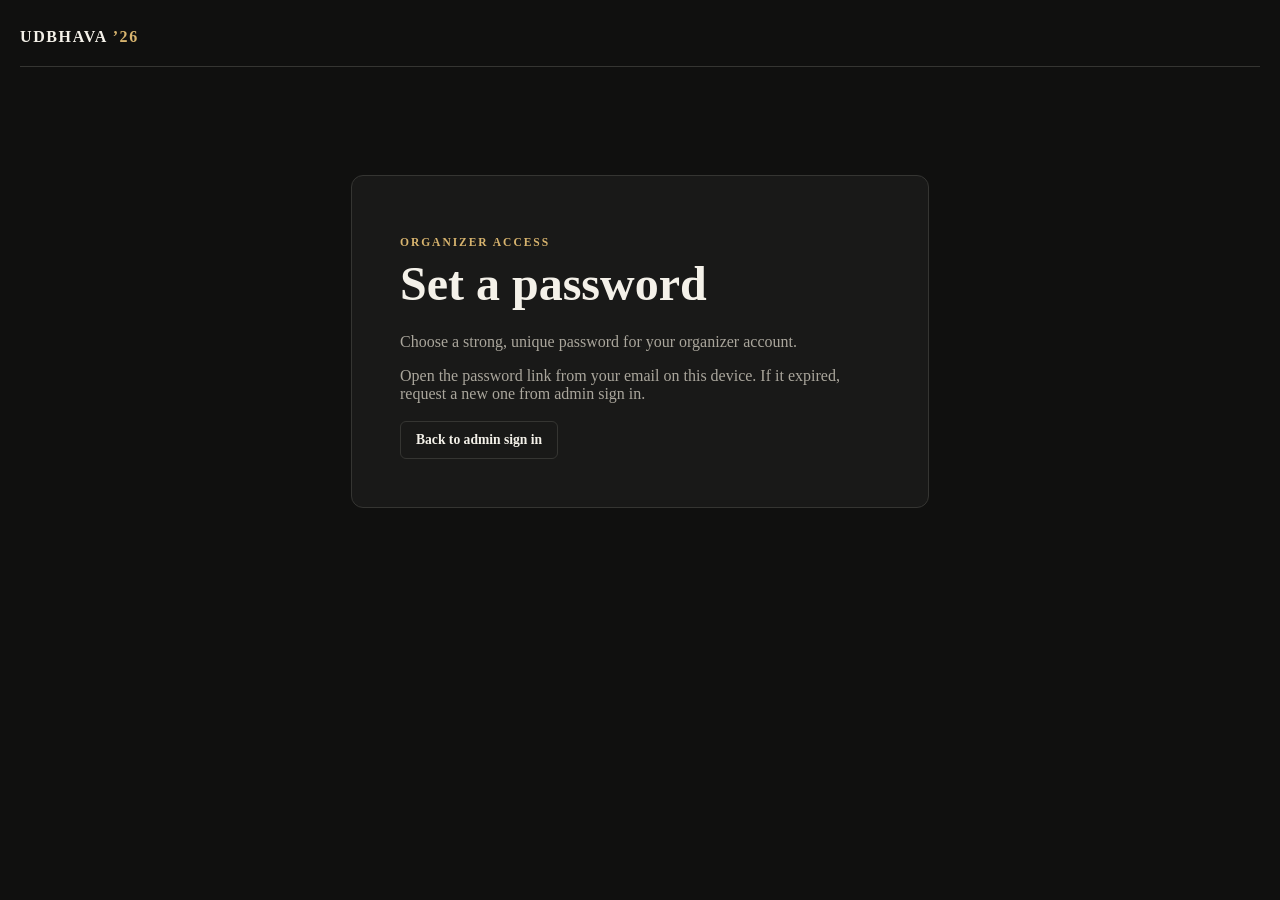
<file: admin-reset.html>
<!doctype html>
<html lang="en">
<head>
  <meta charset="utf-8">
  <meta name="viewport" content="width=device-width, initial-scale=1">
  <meta name="robots" content="noindex,nofollow">
  <meta name="theme-color" content="#10100f">
  <title>Set password — UDBHAVA ’26</title>
  <link rel="stylesheet" href="/typography.css">
  <link rel="stylesheet" href="/admin.css">
</head>
<body class="admin-page">
  <main class="admin-shell">
    <header class="admin-header">
      <a class="admin-brand" href="/">UDBHAVA <span>’26</span></a>
    </header>
    <section class="login-panel" aria-labelledby="reset-title">
      <p class="eyebrow">ORGANIZER ACCESS</p>
      <h1 id="reset-title">Set a password</h1>
      <p>Choose a strong, unique password for your organizer account.</p>
      <form id="reset-form" class="admin-form" hidden>
        <label>New password<input name="password" type="password" autocomplete="new-password" minlength="12" maxlength="72" required></label>
        <label>Confirm password<input name="confirm-password" type="password" autocomplete="new-password" minlength="12" maxlength="72" required></label>
        <button class="button button--primary" type="submit">Save password</button>
      </form>
      <p id="reset-message" class="admin-message" role="status" aria-live="polite" hidden></p>
      <p id="reset-error" class="admin-error" role="alert" hidden></p>
      <a class="button button--quiet reset-back" href="/admin">Back to admin sign in</a>
    </section>
  </main>
  <script src="/src/admin-reset.js" defer></script>
</body>
</html>
</file>
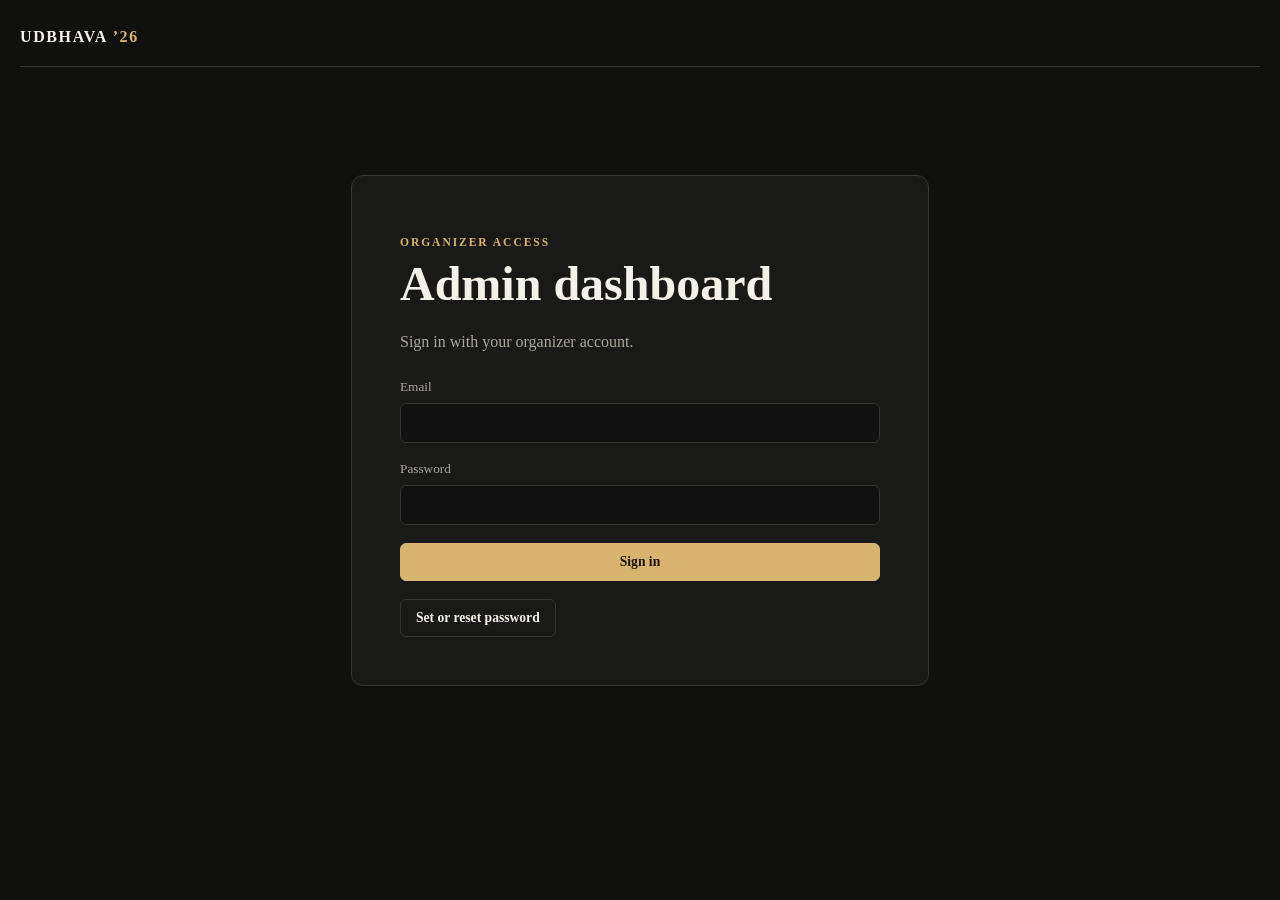
<file: admin.html>
<!doctype html>
<html lang="en">
<head>
  <meta charset="utf-8">
  <meta name="viewport" content="width=device-width, initial-scale=1">
  <meta name="robots" content="noindex,nofollow">
  <meta name="theme-color" content="#10100f">
  <title>Organizer Admin — UDBHAVA ’26</title>
  <link rel="stylesheet" href="/typography.css">
  <link rel="stylesheet" href="/admin.css">
</head>
<body class="admin-page">
  <main class="admin-shell">
    <header class="admin-header">
      <a class="admin-brand" href="/">UDBHAVA <span>’26</span></a>
      <div class="admin-header__right"><span id="mode-badge" class="mode-badge" hidden></span><button id="logout-button" class="button button--quiet" type="button" hidden>Log out</button></div>
    </header>
    <section id="login-panel" class="login-panel" aria-labelledby="login-title">
      <p class="eyebrow">ORGANIZER ACCESS</p>
      <h1 id="login-title">Admin dashboard</h1>
      <p>Sign in with your organizer account.</p>
      <form id="login-form" class="admin-form">
        <label>Email<input name="email" type="email" autocomplete="username" required></label>
        <label>Password<input name="password" type="password" autocomplete="current-password" required></label>
        <button class="button button--primary" type="submit">Sign in</button>
      </form>
      <p id="login-error" class="admin-error" role="alert" hidden></p>
      <button id="recovery-toggle" class="button button--quiet recovery-toggle" type="button">Set or reset password</button>
      <form id="recovery-form" class="admin-form" hidden>
        <p>We’ll email a secure link to the organizer address.</p>
        <label>Email<input name="email" type="email" autocomplete="email" required></label>
        <button class="button button--primary" type="submit">Send password link</button>
        <button id="recovery-cancel" class="button button--quiet" type="button">Back to sign in</button>
      </form>
      <p id="recovery-message" class="admin-message" role="status" aria-live="polite" hidden></p>
      <p id="recovery-error" class="admin-error" role="alert" hidden></p>
    </section>
    <section id="dashboard" hidden>
      <nav class="admin-tabs" aria-label="Admin sections">
        <button class="admin-tab is-active" data-tab="events" type="button">Events</button>
        <button class="admin-tab" data-tab="registrations" type="button">Registrations</button>
      </nav>
      <section id="events-panel" class="admin-panel">
        <div class="panel-heading"><div><p class="eyebrow">LIVE CONTENT</p><h1>Events</h1></div><button id="events-refresh" class="button button--quiet" type="button">Refresh</button></div>
        <div class="toolbar"><label>Search events<input id="event-search" type="search" placeholder="Name or slug"></label><label>Department<select id="event-department"><option value="">All departments</option></select></label><label>Registration state<select id="event-state"><option value="">All states</option><option value="open">Open</option><option value="closed">Closed</option><option value="spot-only">Spot only</option><option value="not-open">N/A</option></select></label></div>
        <p id="events-message" class="admin-message" role="status"></p>
        <div class="table-wrap"><table><thead><tr><th>Event</th><th>Department</th><th>State</th><th>Updated</th><th></th></tr></thead><tbody id="events-body"></tbody></table></div>
      </section>
      <section id="registrations-panel" class="admin-panel" hidden>
        <div class="panel-heading"><div><p class="eyebrow">PAYMENT TRACKING</p><h1>Registrations</h1></div><div class="toolbar-actions"><button id="registrations-refresh" class="button button--quiet" type="button">Refresh</button><button id="export-button" class="button button--primary" type="button">Export CSV</button></div></div>
        <div id="summary-cards" class="summary-cards"></div>
        <div class="toolbar"><label>Event<select id="registration-event"><option value="">All events</option></select></label><label>Department<select id="registration-department"><option value="">All departments</option></select></label><label>Status<select id="registration-status"><option value="">All statuses</option><option>pending</option><option>confirmed</option><option>rejected</option></select></label><label>Search<input id="registration-search" type="search" placeholder="Name, college, phone or reg. no."></label></div>
        <p id="registrations-message" class="admin-message" role="status"></p>
        <div class="table-wrap"><table><thead><tr><th>Participant</th><th>Event</th><th>Department</th><th>Contact</th><th>Registration no.</th><th>UPI reference</th><th>Submitted</th><th>Status</th></tr></thead><tbody id="registrations-body"></tbody></table></div>
        <div class="pagination"><button id="page-prev" class="button button--quiet" type="button">Previous</button><span id="page-label"></span><button id="page-next" class="button button--quiet" type="button">Next</button></div>
      </section>
    </section>
  </main>
  <dialog id="confirm-dialog" class="confirm-dialog"><h2 id="dialog-title">Confirm changes</h2><p id="dialog-copy"></p><div id="change-list" class="change-list"></div><div class="dialog-actions"><button id="dialog-cancel" class="button button--quiet" type="button">Cancel</button><button id="dialog-confirm" class="button button--primary" type="button">Confirm</button></div></dialog>
  <div id="toast" class="admin-toast" role="status" aria-live="polite"></div>
  <script src="/src/admin-recovery-redirect.js" defer></script>
  <script src="/src/admin.js" defer></script>
</body>
</html>
</file>
<file: styles.css>
:root{color-scheme:dark;--white:#f5f2ff;--muted:#a8a4b4;--violet:#a66bff;--hairline:rgba(190,164,255,.72)}
*{box-sizing:border-box}
html{background:#000;scroll-behavior:smooth;scroll-padding-top:16px}
body{margin:0;background:#000;color:var(--white);font-family:var(--font-body)}
#c{display:block;z-index:0;pointer-events:none;background:#000}
main{position:relative;z-index:1}
.hero{height:100svh;min-height:650px;position:relative;overflow:hidden;background:transparent;isolation:isolate}
.topbar{position:absolute;z-index:3;isolation:isolate;inset:0 0 auto;height:78px;padding:0 4%;display:flex;align-items:center;justify-content:space-between;background:transparent;border:0}
.topbar::before{content:"";position:absolute;z-index:0;inset:0 0 -34px;pointer-events:none;background:rgba(9,8,18,.7);backdrop-filter:blur(13px);-webkit-backdrop-filter:blur(13px);mask-image:linear-gradient(to bottom,#000 0%,#000 42%,transparent 100%);-webkit-mask-image:linear-gradient(to bottom,#000 0%,#000 42%,transparent 100%)}
.topbar>*{position:relative;z-index:1}
.brand{color:var(--white);text-decoration:none;display:flex;flex-direction:column;gap:4px;letter-spacing:.17em}
.brand-title{font:500 15px var(--font-body);letter-spacing:.2em;white-space:nowrap}.brand-title span{margin-left:5px}.brand-title i{display:inline-block;width:58px;height:1px;background:#d9d4e3;vertical-align:middle;margin-left:14px}
.brand-subtitle{font-size:9px;letter-spacing:.23em;color:#b5b1be}
.desktop-nav{display:flex;align-items:center;gap:clamp(27px,3vw,54px);font-size:9px;letter-spacing:.16em}.desktop-nav a,.mobile-nav a{color:#e1dfea;text-decoration:none;position:relative}.desktop-nav a:not(.register):after{content:"";position:absolute;height:1px;left:0;right:100%;bottom:-11px;background:var(--violet);transition:right .25s}.desktop-nav a:hover:after,.desktop-nav .active:after{right:0}.desktop-nav .register{border:1px solid var(--hairline);padding:11px 27px;transition:background .2s,color .2s}.desktop-nav .register:hover{background:#b88cff;color:#090511}
.menu-toggle,.mobile-nav{display:none}
.hero-title-frame{position:absolute;z-index:2;left:50%;top:52.5%;transform:translate(-50%,-50%);width:fit-content;max-width:calc(100vw - 28px);text-align:center;padding:clamp(18px,2vw,32px) clamp(18px,3vw,48px) clamp(15px,1.8vw,28px)}
.hero-title-frame h1{margin:0;white-space:nowrap;font:700 clamp(70px,9.8vw,165px)/.95 var(--font-display);letter-spacing:.095em;color:#f7f4ff;text-shadow:0 0 1px #fff}
.hero-title-frame h1 .scramble-cell{display:inline-block;width:.7em;text-align:center;white-space:pre}
.hero.scramble-pending .hero-title-frame h1,.hero.scramble-pending .hero-title-frame .tagline{visibility:hidden}
.tagline{font-size:clamp(11px,1vw,16px);letter-spacing:.06em;margin:17px 0 0 0;white-space:nowrap}.title-rule{display:block;height:1px;width:31%;margin:15px auto 0;background:linear-gradient(90deg,transparent,#a66bff,transparent)}
.tagline .scramble-cell{display:inline-block;width:auto;text-align:center;white-space:pre}
.tagline .scramble-cell--space{min-width:.28em}
.hero .intro-late{transition:opacity .68s ease,transform .68s cubic-bezier(.2,.7,.2,1)}
.hero.intro-active .intro-late{opacity:0;transform:translateY(9px)}
.top-right{position:absolute;z-index:2;top:18%;right:4%;display:flex;flex-direction:column;align-items:flex-end;border-right:1px solid #987bbd;padding-right:12px;font-size:9px;line-height:1.75;letter-spacing:.16em;color:#aaa6b4;text-align:right}
.corner{position:absolute;width:clamp(13px,2vw,28px);height:clamp(13px,2vw,28px)}.corner-tl{top:0;left:0;border-top:1px solid var(--hairline);border-left:1px solid var(--hairline)}.corner-tr{top:0;right:0;border-top:1px solid var(--hairline);border-right:1px solid var(--hairline)}.corner-bl{bottom:0;left:0;border-bottom:1px solid var(--hairline);border-left:1px solid var(--hairline)}.corner-br{bottom:0;right:0;border-bottom:1px solid var(--hairline);border-right:1px solid var(--hairline)}
.bottom-left{position:absolute;z-index:2;bottom:11%;display:flex;flex-direction:column;font-size:9px;line-height:1.75;letter-spacing:.16em;color:#aaa6b4;left:4%;border-left:1px solid #987bbd;padding-left:12px}.bottom-left strong{font-size:9px;color:#f1eef7;letter-spacing:.18em;margin-bottom:8px}
.scroll-cue{position:absolute;z-index:2;left:50%;bottom:3%;transform:translateX(-50%);display:flex;flex-direction:column;align-items:center;text-decoration:none;color:#f4f0ff;gap:16px;font-size:9px;letter-spacing:.3em;white-space:nowrap}.scroll-cue i{position:relative;display:block;height:43px;width:1px;background:linear-gradient(#a66bff,rgba(166,107,255,.15))}.scroll-cue i:after{content:"";position:absolute;bottom:2px;left:-4px;width:7px;height:7px;border-right:1px solid #d9c7ff;border-bottom:1px solid #d9c7ff;transform:rotate(45deg);filter:drop-shadow(0 0 5px #a66bff)}
@media(max-width:700px){
 .hero{height:100svh;min-height:700px}.topbar{inset:0;height:94px;padding:26px 6% 0;align-items:flex-start}.brand-title{font-size:17px;letter-spacing:.16em}.brand-title i{width:0;margin:0}.brand-subtitle{font-size:10px;letter-spacing:.2em}
 .desktop-nav{display:none}.menu-toggle{display:flex;position:relative;z-index:6;width:34px;height:28px;padding:1px 0;background:none;border:0;flex-direction:column;justify-content:space-between;cursor:pointer}.menu-toggle span{height:1px;background:#eeeaf5;width:100%;transition:transform .2s,opacity .2s}.menu-toggle[aria-expanded="true"] span:first-child{transform:translateY(13px) rotate(45deg)}.menu-toggle[aria-expanded="true"] span:nth-child(2){opacity:0}.menu-toggle[aria-expanded="true"] span:last-child{transform:translateY(-13px) rotate(-45deg)}
 .mobile-nav{position:absolute;inset:0;z-index:5;background:rgba(0,0,0,.96);display:flex;flex-direction:column;align-items:center;justify-content:center;gap:28px;opacity:0;visibility:hidden;transition:opacity .2s,visibility .2s}.mobile-nav.open{opacity:1;visibility:visible}.mobile-nav a{font-size:12px;letter-spacing:.24em}
 .hero-title-frame{top:52.5%;max-width:calc(100vw - 24px);padding:20px 16px 15px}.hero-title-frame h1{font-size:clamp(54px,14.8vw,114px);letter-spacing:.085em}.tagline{font-size:clamp(9px,2.8vw,14px);letter-spacing:.035em;margin-top:16px}.title-rule{margin-top:14px;width:38%}
 .top-right{top:21%;right:6%;font-size:10px;line-height:1.75;padding-right:12px}
 .bottom-left{bottom:10%;font-size:10px;line-height:1.8;left:6%;padding-left:13px}.bottom-left strong{font-size:10px;margin-bottom:8px}
 .scroll-cue{bottom:3.4%;gap:15px;font-size:9px;letter-spacing:.3em}.scroll-cue i{height:42px}
}
@media(max-height:740px) and (max-width:700px){.hero{min-height:620px}.bottom-left{bottom:9%}.scroll-cue{bottom:2%}}
@media(prefers-reduced-motion:reduce){html{scroll-behavior:auto}*,*:before,*:after{transition:none!important;animation:none!important}}

@media (pointer: coarse) {
  .topbar::before { -webkit-backdrop-filter: none; backdrop-filter: none; }
  .scroll-cue i::after { filter: none; }
}
</file>
<file: src/explore.css>
/* Explore section component styles; intentionally isolated from the hero. */
.explore-section {
  --explore-violet: #c36aff;
  --explore-purple: #7d22ff;
  --explore-blue: #78a9ff;
  position: relative;
  z-index: 1;
  min-height: 100svh;
  overflow: hidden;
  display: flex;
  flex-direction: column;
  align-items: center;
  padding: clamp(150px, 22vh, 230px) clamp(24px, 6vw, 108px) 12vh;
  background: transparent;
  isolation: isolate;
}

.explore-heading {
  position: relative;
  max-width: 100%;
  padding: 22px clamp(18px, 3vw, 48px);
  text-align: center;
  transition: opacity 650ms ease, transform 650ms ease;
}

.explore-heading h2 {
  margin: 0;
  color: #f6f3ff;
  font: 500 clamp(1.35rem, 3.1vw, 3.2rem)/1.15 var(--font-display);
  letter-spacing: .13em;
  white-space: nowrap;
}

.explore-heading em {
  color: #a64cff;
  font-style: normal;
  text-shadow: 0 0 22px rgba(148, 48, 255, .4);
}

.explore-corner {
  position: absolute;
  width: clamp(14px, 2.2vw, 25px);
  height: clamp(14px, 2.2vw, 25px);
  pointer-events: none;
}

.explore-corner--tl { top: 0; left: 0; border-top: 1px solid var(--explore-violet); border-left: 1px solid var(--explore-violet); }
.explore-corner--tr { top: 0; right: 0; border-top: 1px solid var(--explore-violet); border-right: 1px solid var(--explore-violet); }
.explore-corner--bl { bottom: 0; left: 0; border-bottom: 1px solid var(--explore-violet); border-left: 1px solid var(--explore-violet); }
.explore-corner--br { right: 0; bottom: 0; border-right: 1px solid var(--explore-violet); border-bottom: 1px solid var(--explore-violet); }

.explore-grid {
  width: min(100%, 1480px);
  display: grid;
  grid-template-columns: repeat(4, minmax(0, 1fr));
  gap: clamp(14px, 2.2vw, 36px);
  margin-top: clamp(48px, 7vh, 82px);
}

.explore-card {
  --card-accent: var(--explore-violet);
  --card-glow: rgba(156, 47, 255, .16);
  position: relative;
  aspect-ratio: 1 / 1;
  isolation: isolate;
  overflow: hidden;
  display: flex;
  flex-direction: column;
  align-items: center;
  justify-content: center;
  gap: clamp(16px, 2vw, 31px);
  padding: 14% 8%;
  color: #f4f0ff;
  text-align: center;
  text-decoration: none;
  background: rgba(3, 3, 10, .76);
  backdrop-filter: blur(3px);
  -webkit-backdrop-filter: blur(3px);
  clip-path: polygon(7% 0, 93% 0, 100% 8%, 100% 92%, 93% 100%, 7% 100%, 0 92%, 0 8%);
  opacity: 1;
  transform: translateY(0);
  transition: transform 650ms cubic-bezier(.2,.7,.2,1), opacity 650ms ease, filter 300ms ease;
  transition-delay: calc(var(--card-order, 0) * 70ms);
  -webkit-tap-highlight-color: transparent;
}

.explore-card--blue {
  --card-accent: var(--explore-blue);
  --card-glow: rgba(50, 104, 255, .17);
}

.explore-card::before,
.explore-card::after {
  position: absolute;
  z-index: -1;
  content: "";
  inset: 0;
  clip-path: inherit;
  pointer-events: none;
}

.explore-card::before {
  background: linear-gradient(145deg, rgba(255,255,255,.95), var(--card-accent) 32%, rgba(71,46,135,.8) 70%, rgba(255,255,255,.92));
  filter: drop-shadow(0 0 8px var(--card-glow));
}

.explore-card::after {
  inset: 1px;
  background:
    radial-gradient(ellipse at 20% 12%, var(--card-glow), transparent 56%),
    radial-gradient(rgba(200,190,255,.13) .65px, transparent .8px) 0 0 / 5px 5px,
    linear-gradient(145deg, rgba(12,9,23,.9), rgba(4,5,12,.86) 72%);
  opacity: .98;
  transition: opacity 300ms ease;
}

.card-icon {
  width: clamp(48px, 5vw, 82px);
  height: clamp(48px, 5vw, 82px);
  overflow: visible;
  fill: none;
  stroke: var(--card-accent);
  stroke-width: 3.4;
  stroke-linecap: square;
  stroke-linejoin: miter;
  shape-rendering: crispEdges;
  filter: drop-shadow(0 0 7px var(--card-glow));
  transition: transform 300ms ease, filter 300ms ease;
}

.explore-card--violet .card-icon { fill: rgba(207, 66, 255, .05); }
.explore-card--blue .card-icon { fill: rgba(77, 138, 255, .05); }

.card-label {
  max-width: 100%;
  color: #f4f0ff;
  font: 400 clamp(.7rem, 1.38vw, 1.28rem)/1.35 var(--font-body);
  letter-spacing: .16em;
  white-space: nowrap;
}

.card-rule {
  width: clamp(26px, 3.2vw, 52px);
  height: 1px;
  margin-top: clamp(15px, 2.2vw, 35px);
  background: var(--card-accent);
  box-shadow: 0 0 9px var(--card-glow);
}

.card-plus {
  position: absolute;
  z-index: 1;
  color: color-mix(in srgb, var(--card-accent), white 35%);
  font: 400 clamp(20px, 2.4vw, 36px)/1 var(--font-symbol);
  text-shadow: 0 0 10px var(--card-glow);
  pointer-events: none;
}

.card-plus--tl { top: 6%; left: 8%; }
.card-plus--br { right: 8%; bottom: 5%; }

.card-tick {
  position: absolute;
  z-index: 1;
  top: 8%;
  right: 8%;
  width: 17px;
  height: 1px;
  background: var(--card-accent);
  transform: rotate(45deg);
  transform-origin: center;
  opacity: .88;
  pointer-events: none;
}

.explore-section:not(.is-visible) .explore-heading,
.explore-section:not(.is-visible) .explore-card {
  opacity: 0;
  transform: translateY(18px);
}

@media (hover: hover) {
  .explore-card:hover,
  .explore-card:focus-visible {
    z-index: 2;
    outline: none;
    transform: translateY(-5px) scale(1.015);
    filter: drop-shadow(0 0 14px var(--card-glow));
  }

  .explore-card:hover::after,
  .explore-card:focus-visible::after { opacity: .82; }
  .explore-card:hover .card-icon,
  .explore-card:focus-visible .card-icon { transform: scale(1.1); filter: drop-shadow(0 0 13px var(--card-glow)); }
}

@media (pointer: coarse) {
  .explore-card { -webkit-backdrop-filter: none; backdrop-filter: none; }
  .explore-card::before,
  .card-icon { filter: none; }
  .explore-card:hover .card-icon,
  .explore-card:focus-visible .card-icon { filter: none; }
  .explore-card { transition: transform 650ms cubic-bezier(.2,.7,.2,1), opacity 650ms ease; }
  .card-icon { transition: transform 300ms ease; }
  .card-rule { box-shadow: none; }
  .explore-card:hover,
  .explore-card:focus-visible { filter: none; }
}

@media (max-width: 900px) {
  .explore-section { min-height: auto; padding: 12svh 6vw 7svh; }
  .explore-heading { padding: 17px 13px; }
  .explore-heading h2 { font-size: clamp(1.08rem, 5vw, 2rem); letter-spacing: .105em; }
  .explore-grid {
    width: min(92%, 560px);
    grid-template-columns: repeat(2, minmax(0, 1fr));
    gap: clamp(10px, 2.8vw, 20px);
    margin-top: clamp(24px, 4vh, 40px);
  }
  .explore-card { aspect-ratio: 1 / 1; gap: clamp(12px, 3vw, 20px); padding: 10% 5%; }
  .card-icon { width: clamp(42px, 12vw, 67px); height: clamp(42px, 12vw, 67px); }
  .card-label { font-size: clamp(.62rem, 2.8vw, .9rem); letter-spacing: .12em; }
  .card-rule { width: 30px; margin-top: clamp(13px, 4vw, 22px); }
  .card-plus { font-size: clamp(20px, 6vw, 30px); }
  .card-tick { width: 12px; }
}

@media (max-width: 360px) {
  .explore-heading h2 { font-size: 1rem; letter-spacing: .07em; }
  .explore-card { gap: 14px; }
  .card-label { font-size: .58rem; letter-spacing: .09em; }
}

@media (prefers-reduced-motion: reduce) {
  .explore-heading,
  .explore-card { transition: none !important; }
  .explore-section:not(.is-visible) .explore-heading,
  .explore-section:not(.is-visible) .explore-card { opacity: 1; transform: none; }
}
</file>
<file: src/investigation.css>
/* Crime Investigation section component styles. */
.investigation-section {
  --case-violet: #bc6aff;
  --case-blue: #70a7ff;
  --case-muted: #9d9aa7;
  position: relative;
  z-index: 1;
  min-height: 100svh;
  overflow: hidden;
  isolation: isolate;
  color: #f4f1fa;
  background: transparent;
  font-family: var(--font-body);
}

.investigation-content {
  position: relative;
  z-index: 1;
  min-height: 100svh;
  display: grid;
  grid-template-columns: minmax(0, .88fr) minmax(0, 1.3fr);
  align-items: center;
  gap: clamp(28px, 4vw, 72px);
  padding: 14vh 5.5vw 17vh;
}

.investigation-intro {
  position: relative;
  z-index: 2;
  min-width: 0;
  padding: 0 0 2vh;
  transition: opacity 650ms ease, transform 650ms cubic-bezier(.2,.7,.2,1);
}

.investigation-eyebrow {
  position: relative;
  width: fit-content;
  margin: 0 0 24px 5px;
  padding: 5px 18px;
  color: #efedf7;
  font-size: clamp(10px, .9vw, 14px);
  letter-spacing: .21em;
}

.investigation-eyebrow::before {
  position: absolute;
  inset: 0;
  content: "";
  background:
    linear-gradient(var(--case-violet),var(--case-violet)) left top/12px 1px no-repeat,
    linear-gradient(var(--case-violet),var(--case-violet)) left top/1px 12px no-repeat,
    linear-gradient(var(--case-violet),var(--case-violet)) right top/12px 1px no-repeat,
    linear-gradient(var(--case-violet),var(--case-violet)) right top/1px 12px no-repeat,
    linear-gradient(var(--case-violet),var(--case-violet)) left bottom/12px 1px no-repeat,
    linear-gradient(var(--case-violet),var(--case-violet)) left bottom/1px 12px no-repeat,
    linear-gradient(var(--case-violet),var(--case-violet)) right bottom/12px 1px no-repeat,
    linear-gradient(var(--case-violet),var(--case-violet)) right bottom/1px 12px no-repeat;
  pointer-events: none;
}

.investigation-eyebrow span { color: var(--case-blue); }
.investigation-eyebrow b { padding: 0 .5em; color: #bbb4cb; font-weight: 400; }

.investigation-intro h2 {
  display: flex;
  flex-direction: column;
  align-items: flex-start;
  gap: 0;
  margin: 0;
  font: 700 clamp(3.5rem, 5.05vw, 5.8rem)/.92 var(--font-display);
  letter-spacing: -.045em;
}

.investigation-intro h2 > span {
  color: transparent;
  background-position: 1px 1px, 0 0;
  background-size: 5px 4px, auto;
  background-clip: text;
  -webkit-background-clip: text;
  -webkit-text-fill-color: transparent;
  background-image: radial-gradient(rgba(2,2,7,.82) .7px, transparent .95px),
    linear-gradient(100deg, #fbfaff 2%, #d9d7e2 52%, #91baff 100%);
}

.investigation-intro h2 > span:last-child {
  color: transparent;
  background-position: 0 0, 0 0;
  background-size: 5px 4px, auto;
  background-image: radial-gradient(rgba(2,2,7,.85) .75px, transparent 1px),
    linear-gradient(100deg, #7d26ff 0%, #d6b5ff 49%, #f8f5ff 100%);
  background-clip: text;
  -webkit-background-clip: text;
  -webkit-text-fill-color: transparent;
}

.investigation-letter {
  display: inline-block;
  text-align: center;
  color: transparent;
  background-image: inherit;
  background-position: inherit;
  background-size: inherit;
  background-clip: text;
  -webkit-background-clip: text;
  -webkit-text-fill-color: transparent;
}

.investigation-tagline {
  margin: 24px 0 0 5px;
  color: #e5e1eb;
  font-size: clamp(14px, 1.45vw, 22px);
  letter-spacing: .2em;
}

.evidence-board {
  --board-violet: rgba(201,174,255,.78);
  position: relative;
  width: 100%;
  height: clamp(420px, 62vh, 650px);
  min-width: 0;
  isolation: isolate;
  transition: opacity 700ms ease;
}

.evidence-connections {
  position: absolute;
  z-index: 0;
  inset: 0;
  width: 100%;
  height: 100%;
  overflow: visible;
}

.connection {
  fill: none;
  stroke: var(--board-violet);
  stroke-width: 1.15;
  vector-effect: non-scaling-stroke;
  opacity: .62;
  transition: opacity 180ms ease, stroke-dashoffset 650ms cubic-bezier(.2,.7,.2,1);
}

.connection-red { stroke: rgba(236,79,101,.83); stroke-width: 1.3; stroke-dasharray: 5 5; opacity: .58; }
.investigation-section:not(.connections-drawing) .connection { opacity: 0; }
.investigation-section.connections-drawing .connection { opacity: .62; }
.grid-line { fill: none; stroke: rgba(116,130,176,.14); stroke-width: .8; stroke-dasharray: 2 7; vector-effect: non-scaling-stroke; }
.evidence-node { fill: #100b1b; stroke-width: 1.5; vector-effect: non-scaling-stroke; opacity: 0; transition: opacity 250ms ease; }
.node-red { stroke: #ff6576; fill: #2b1019; }
.node-blue { stroke: #7eb2ff; fill: #101d36; }
.node-focus { stroke: #e4caff; fill: #a247ff; filter: drop-shadow(0 0 8px #b74cff); }
.node-focus { opacity: 0; transition: opacity 220ms ease; }
.investigation-section.connections-drawing .evidence-node:not(.node-focus) { opacity: 1; }
.investigation-section.focus-arrived .node-focus { opacity: 1; }

.evidence-item {
  --clue-order: 0;
  position: absolute;
  z-index: 1;
  margin: 0;
  padding: 4px;
  border: 1px solid rgba(222,213,239,.68);
  background: rgba(4,4,9,.66);
  box-shadow: 0 0 15px rgba(127,86,176,.16), inset 0 0 0 1px rgba(17,15,23,.9);
  opacity: 0;
  clip-path: inset(42% 42% round 2px);
  transition: opacity 650ms ease, clip-path 760ms cubic-bezier(.16,.72,.22,1);
  transition-delay: calc(var(--clue-order, 0) * 105ms);
}
.evidence-item.is-decoded { opacity: 1; clip-path: inset(0 round 0); }
.evidence-item .evidence-image { clip-path: none; }
.evidence-surveillance { --clue-order: 0; }
.evidence-document { --clue-order: 1; }
.evidence-key { --clue-order: 2; }
.evidence-fingerprint { --clue-order: 3; }
.evidence-photo { --clue-order: 4; }
.evidence-map { --clue-order: 5; }

.evidence-image {
  position: relative;
  width: 100%;
  height: 100%;
  overflow: hidden;
  background: #111116;
  background-color: #09080d;
  background-image: url("./assets/crime-evidence-sheet.png");
  background-repeat: no-repeat;
  background-size: 302.4% 202.4%;
  filter: grayscale(.28) contrast(1.12);
}

.evidence-image::after {
  position: absolute;
  inset: 0;
  content: "";
  background:
    radial-gradient(rgba(240,236,255,.2) .55px, transparent .8px) 0 0/4px 4px,
    linear-gradient(140deg, rgba(255,255,255,.08), transparent 50%, rgba(135,85,194,.15));
  mix-blend-mode: screen;
  opacity: .45;
  pointer-events: none;
}

.surveillance-image { background-position: 0% 0%; }
.document-image { background-position: 50% 0%; }
.key-image { background-position: 100% 0%; }
.fingerprint-image { background-position: 0% 100%; }
.photo-image { background-position: 50% 100%; }
.map-image { background-position: 100% 100%; }
.evidence-item figcaption { position: absolute; top: calc(100% + 8px); left: 0; width: max-content; max-width: 170px; color: #aaa5b4; font-size: clamp(7px,.58vw,9px); line-height: 1.6; letter-spacing: .12em; }
.evidence-item figcaption span { color: #8d8997; }

.evidence-surveillance { left: 4%; top: 5%; width: 22%; height: 26%; }
.evidence-document { right: 4%; top: 4%; width: 28%; height: 27%; }
.evidence-key { left: 5%; top: 48%; width: 22%; height: 23%; }
.evidence-fingerprint { left: 38%; top: 34%; width: 25%; height: 36%; border-color: rgba(239,223,255,.9); box-shadow: 0 0 25px rgba(148,63,255,.2), inset 0 0 0 1px rgba(17,15,23,.9); }
.evidence-photo { right: 3%; top: 47%; width: 25%; height: 24%; }
.evidence-map { left: 53%; top: 73%; width: 29%; height: 23%; }
.evidence-fingerprint .evidence-image { filter: saturate(1.15) contrast(1.12); }
.evidence-fingerprint .evidence-image::after { opacity: .12; }
.evidence-focus-marker {
  position: absolute;
  z-index: 3;
  top: -.4%;
  left: 5.6%;
  width: 8.8%;
  aspect-ratio: 1;
  border: 1px solid rgba(238,216,255,.96);
  background: rgba(157,71,255,.72);
  box-shadow: 0 0 7px #ca76ff, 0 0 21px rgba(162,66,255,.9), inset 0 0 8px rgba(255,255,255,.68);
  pointer-events: none;
  opacity: 0;
  transform: scale(.45);
  transition: opacity 220ms ease, transform 420ms cubic-bezier(.16,.72,.22,1);
}
.investigation-section.focus-arrived .evidence-focus-marker { opacity: 1; transform: scale(1); }
.evidence-focus-marker::after {
  position: absolute;
  inset: 35%;
  content: "";
  background: #fff;
  box-shadow: 0 0 9px 3px #e7c5ff;
}
.fingerprint-glow { position: absolute; z-index: -1; inset: 12%; border-radius: 50%; background: #a74aff; filter: blur(35px); opacity: .18; }
.evidence-fingerprint figcaption { top: calc(100% + 10px); left: 50%; transform: translateX(-50%); }
.evidence-document figcaption,.evidence-photo figcaption { left: auto; right: 0; text-align: right; }
.evidence-board-label { position: absolute; z-index: 2; color: #9c97a7; font-size: 8px; line-height: 1.6; letter-spacing: .13em; pointer-events: none; }

.investigation-steps {
  position: absolute;
  z-index: 2;
  bottom: 7%;
  display: flex;
  flex-direction: column;
  gap: 5px;
  color: #9d99a7;
  font-size: 9px;
  line-height: 1.45;
  letter-spacing: .19em;
}

.investigation-steps { right: 4.2%; align-items: flex-end; padding-right: 12px; border-right: 1px solid var(--case-violet); text-align: right; }

.investigation-section:not(.is-visible) .investigation-intro { opacity: 0; transform: translateY(16px); }
.investigation-section:not(.is-visible) .evidence-board { opacity: 0; }

@media (max-width: 900px) {
  .investigation-section { min-height: auto; }
  .investigation-content { min-height: auto; display: flex; flex-direction: column; justify-content: flex-start; gap: 0; padding: clamp(110px, 13svh, 150px) 6vw 90px; }
  .investigation-intro { width: 100%; padding: 0; text-align: center; }
  .investigation-eyebrow { margin: 0 auto 20px; font-size: clamp(11px,2.7vw,14px); }
  .investigation-intro h2 { align-items: center; font-size: clamp(3.2rem, 10.4vw, 5.5rem); line-height: .95; letter-spacing: -.05em; }
  .investigation-tagline { margin: 20px 0 0; font-size: clamp(13px,3.6vw,18px); letter-spacing: .16em; }
  .evidence-board { width: 100%; height: clamp(500px, 132vw, 680px); margin-top: clamp(18px, 4vw, 30px); }
  .evidence-surveillance { left: 0; top: 5%; width: 34%; height: 20%; }
  .evidence-document { right: 0; top: 4%; width: 35%; height: 23%; }
  .evidence-key { left: 0; top: 44%; width: 35%; height: 21%; }
  .evidence-fingerprint { left: 34%; top: 32%; width: 32%; height: 28%; }
  .evidence-photo { right: 0; top: 43%; width: 35%; height: 22%; }
  .evidence-map { left: auto; right: 8%; top: 70%; width: 34%; height: 22%; }
  .evidence-item { padding: 3px; }
  .evidence-item figcaption { top: calc(100% + 5px); max-width: 120px; font-size: 7px; }
  .evidence-fingerprint figcaption { left: 50%; top: calc(100% + 5px); }
  .investigation-steps { right: 6%; bottom: 5%; font-size: 8px; }
}

@media (max-width: 380px) {
  .investigation-intro h2 { font-size: clamp(3rem, 10.2vw, 3.8rem); }
  .investigation-content { padding-right: 5vw; padding-left: 5vw; }
  .evidence-board { height: 500px; }
  .investigation-steps { font-size: 7px; }
}

@media (prefers-reduced-motion: reduce) {
  .investigation-intro,
  .evidence-board,
  .evidence-item { transition: none !important; }
  .investigation-section:not(.is-visible) .investigation-intro { opacity: 1; transform: none; }
  .investigation-section:not(.is-visible) .evidence-board { opacity: 1; }
  .evidence-item { opacity: 1; clip-path: none; }
  .evidence-item .evidence-image { clip-path: none; transition: none; }
  .investigation-section:not(.connections-drawing) .connection { opacity: .62; }
  .connection { opacity: .62; stroke-dasharray: none !important; stroke-dashoffset: 0 !important; transition: none !important; }
  .evidence-node,.node-focus,.evidence-focus-marker { opacity: 1; transform: none; transition: none; }
}

@media (pointer: coarse) {
  .connection { stroke-dasharray: none !important; stroke-dashoffset: 0 !important; transition: opacity 180ms ease; }
  .grid-line { stroke-dasharray: none; }
  .evidence-item { clip-path: none; transform: translateY(6px); }
  .evidence-item.is-decoded { transform: none; }
  .evidence-item,
  .evidence-fingerprint { box-shadow: inset 0 0 0 1px rgba(17,15,23,.9); }
  .evidence-image,
  .evidence-fingerprint .evidence-image,
  .fingerprint-glow,
  .node-focus { filter: none; }
  .evidence-focus-marker { box-shadow: inset 0 0 0 1px rgba(255,255,255,.35); }
  .evidence-focus-marker::after { box-shadow: none; }
}

@media (pointer: coarse) and (prefers-reduced-motion: no-preference) {
  .connection { transition: opacity 180ms ease; }
  .evidence-item { transition: opacity 300ms ease, transform 300ms ease; }
}
</file>
<file: src/robot.css>
/* Robot race section. The page-wide glyph renderer supplies its track and tendrils. */
.robot-section {
  --robot-violet: #ae43ff;
  position: relative;
  z-index: 1;
  min-height: 100svh;
  overflow: hidden;
  isolation: isolate;
  color: #f7f5fc;
  background: transparent;
  font-family: var(--font-body);
}

.robot-content {
  position: relative;
  z-index: 1;
  min-height: 100svh;
  display: grid;
  grid-template-columns: minmax(0, 1fr) minmax(350px, .94fr) minmax(0, 1fr);
  align-items: center;
  padding: 8vh 5.5vw;
}

.robot-heading-group {
  grid-column: 1;
  z-index: 2;
  width: 100%;
  display: flex;
  flex-direction: column;
  align-items: flex-end;
}

.robot-eyebrow {
  position: relative;
  width: fit-content;
  margin: 0 5px 20px 0;
  padding: 5px 18px;
  color: #efedf7;
  font-size: clamp(10px, .9vw, 14px);
  letter-spacing: .21em;
  opacity: 0;
  transform: translateX(-16px);
  transition: opacity 380ms ease, transform 380ms cubic-bezier(.2,.7,.2,1);
}

.robot-eyebrow::before {
  position: absolute;
  inset: 0;
  content: "";
  background:
    linear-gradient(var(--robot-violet),var(--robot-violet)) left top/12px 1px no-repeat,
    linear-gradient(var(--robot-violet),var(--robot-violet)) left top/1px 12px no-repeat,
    linear-gradient(var(--robot-violet),var(--robot-violet)) right top/12px 1px no-repeat,
    linear-gradient(var(--robot-violet),var(--robot-violet)) right top/1px 12px no-repeat,
    linear-gradient(var(--robot-violet),var(--robot-violet)) left bottom/12px 1px no-repeat,
    linear-gradient(var(--robot-violet),var(--robot-violet)) left bottom/1px 12px no-repeat,
    linear-gradient(var(--robot-violet),var(--robot-violet)) right bottom/12px 1px no-repeat,
    linear-gradient(var(--robot-violet),var(--robot-violet)) right bottom/1px 12px no-repeat;
  pointer-events: none;
}

.robot-eyebrow span { color: #71a9ff; }
.robot-eyebrow b { padding: 0 .5em; color: #bbb4cb; font-weight: 400; }

.robot-content h2,
.robot-finish {
  z-index: 2;
  margin: 0;
  display: flex;
  flex-direction: column;
  gap: .04em;
  font-family: var(--font-display);
  font-size: clamp(3.1rem, 4.8vw, 5.8rem);
  line-height: .99;
  letter-spacing: .025em;
  opacity: 0;
  transition: opacity 380ms ease, transform 380ms cubic-bezier(.2,.7,.2,1);
}

.robot-content h2 { width: 100%; justify-self: end; text-align: right; transform: translateX(-16px); }
.robot-content h2 span,.robot-finish span { color: #f8f7fb; }
.robot-content h2 strong,.robot-finish strong { color: var(--robot-violet); font-weight: 700; }
.robot-finish { grid-column: 3; justify-self: start; transform: translateX(16px); }

.robot-stage {
  position: relative;
  z-index: 1;
  grid-column: 2;
  justify-self: center;
  width: min(44vw, 650px);
  height: min(78vh, 740px);
  margin: 0;
  display: grid;
  place-items: center;
}

.robot-vehicle {
  display: block;
  width: min(16vw, 235px);
  height: auto;
  filter: drop-shadow(0 0 18px rgba(29,99,255,.16));
  opacity: 1;
  visibility: hidden;
  transform: translate3d(0, 105svh, 0);
  transform-origin: center;
  transition: none;
}

.robot-stage figcaption {
  position: absolute;
  right: 1%;
  bottom: 5%;
  color: #a9a4b4;
  font-size: clamp(7px,.58vw,9px);
  letter-spacing: .16em;
  opacity: 0;
  transition: opacity 340ms ease;
}

.robot-stage figcaption span { display: block; margin-top: 5px; color: #777283; }
.robot-stage-cross { position: absolute; color: #d968ff; font-size: 18px; opacity: 0; transition: opacity 340ms ease; }
.robot-stage-cross--left { top: 16%; left: 2%; }
.robot-stage-cross--right { right: 3%; bottom: 18%; }

.robot-coordinates {
  position: absolute;
  right: 5.5vw;
  bottom: 8%;
  display: flex;
  align-items: center;
  gap: 10px;
  margin: 0;
  color: #898394;
  font-size: 8px;
  letter-spacing: .2em;
  opacity: 0;
  transition: opacity 340ms ease;
}

.robot-coordinates i { width: 18px; height: 1px; background: var(--robot-violet); }

.robot-section.track-complete .robot-vehicle {
  visibility: visible;
}

.robot-section.robot-running .robot-vehicle {
  transform: translate3d(0,0,0);
  transition: transform 1.35s linear;
}

.robot-section.text-ready .robot-content h2,
.robot-section.text-ready .robot-eyebrow,
.robot-section.text-ready .robot-finish,
.robot-section.text-ready .robot-stage figcaption,
.robot-section.text-ready .robot-stage-cross,
.robot-section.text-ready .robot-coordinates {
  opacity: 1;
  transform: translate(0,0);
}

@media (min-width: 901px) and (max-width: 1200px) {
  .robot-content h2,.robot-finish { font-size: clamp(2.9rem, 4.3vw, 4.4rem); }
}

@media (max-width: 900px) {
  .robot-section { min-height: auto; }
  .robot-content {
    min-height: auto;
    display: flex;
    flex-direction: column;
    justify-content: flex-start;
    align-items: center;
    padding: 12svh 5vw 8svh;
  }
  .robot-content h2,.robot-finish {
    flex: none;
    align-items: center;
    justify-self: auto;
    text-align: center;
    font-size: clamp(3rem, 12vw, 4.6rem);
    line-height: 1.02;
    letter-spacing: .015em;
  }
  .robot-heading-group { align-items: center; }
  .robot-eyebrow { margin: 0 auto 20px; font-size: clamp(11px,2.7vw,14px); transform: translateY(12px); }
  .robot-content h2 { margin-top: 0; transform: translateY(12px); }
  .robot-stage {
    flex: none;
    width: min(90vw, 600px);
    height: clamp(280px, 70vw, 440px);
    margin: clamp(2px, 1vw, 8px) 0 0;
  }
  .robot-vehicle { width: min(29vw, 190px); }
  .robot-finish { margin-top: clamp(0px, 2vw, 14px); transform: translateY(12px); }
  .robot-stage figcaption { right: 1%; bottom: 2%; font-size: 7px; }
  .robot-coordinates { right: 6vw; bottom: 7%; font-size: 7px; }
}

@media (max-width: 380px) {
  .robot-section,.robot-content { min-height: auto; }
  .robot-content h2,.robot-finish { font-size: clamp(2.65rem, 11.6vw, 3.15rem); }
  .robot-vehicle { width: 29vw; }
}

@media (prefers-reduced-motion: reduce) {
  .robot-content h2,.robot-eyebrow,.robot-finish,.robot-stage figcaption,
  .robot-stage-cross,.robot-coordinates,.robot-vehicle { transition: none !important; }
  .robot-vehicle { visibility: visible; opacity: 1; transform: translate3d(0,0,0); }
  .robot-content h2,.robot-eyebrow,.robot-finish,.robot-stage figcaption,
  .robot-stage-cross,.robot-coordinates { opacity: 1; }
}

@media (pointer: coarse) {
  .robot-vehicle { filter: none; }
}
</file>
<file: src/shock.css>
.shock-section {
  position: relative;
  z-index: 1;
  min-height: 100svh;
  color: #f7f5fc;
  font-family: var(--font-body);
  isolation: isolate;
}

.shock-stage {
  position: relative;
  height: 100svh;
  min-height: 650px;
  overflow: hidden;
  background-image: linear-gradient(rgba(110, 73, 174, .045) 1px, transparent 1px),
    linear-gradient(90deg, rgba(110, 73, 174, .045) 1px, transparent 1px);
  background-size: 8vw 8vw;
  background-position: center;
}

.shock-copy {
  position: absolute;
  z-index: 3;
  left: 6%;
  top: 50%;
  width: min(40vw, 660px);
  transform: translateY(-50%);
  text-shadow: 0 0 18px rgba(0,0,0,.85);
}

.shock-kicker {
  display: inline-flex;
  align-items: center;
  gap: 13px;
  margin: 0 0 24px;
  padding: 8px 24px;
  position: relative;
  color: #e8e1f2;
  font-size: clamp(10px, 1vw, 16px);
  letter-spacing: .24em;
  white-space: nowrap;
}

.shock-kicker::before,
.shock-kicker::after {
  content: '';
  position: absolute;
  width: 15px;
  height: 15px;
  border-color: #c64cff;
  border-style: solid;
}

.shock-kicker::before { left: 0; top: 0; border-width: 1px 0 0 1px; }
.shock-kicker::after { right: 0; bottom: 0; border-width: 0 1px 1px 0; }
.shock-kicker span { color: #d23fff; }
.shock-kicker i { width: 24px; height: 1px; background: #9d4cff; }

.shock-copy h2 {
  display: flex;
  flex-direction: column;
  margin: 0;
  font: 700 clamp(4.6rem, 9vw, 9.8rem)/.86 var(--font-display);
  letter-spacing: .015em;
  text-shadow: 0 0 14px rgba(171,114,255,.35);
}

.shock-copy h2 span {
  color: #f6f2ff;
  -webkit-text-stroke: 1px rgba(255,255,255,.75);
  background: linear-gradient(180deg,#fff 10%,#d8d0eb 57%,#fff 100%);
  background-clip: text;
  -webkit-text-fill-color: transparent;
}

.shock-copy h2 strong { color: #ba38ff; font-weight: 700; }
.shock-tagline { margin: 28px 0 0 3px; color: #ddd6e9; font-size: clamp(14px,1.55vw,24px); letter-spacing: .13em; }

.shock-art {
  position: absolute;
  inset: 0;
  z-index: 1;
  pointer-events: none;
}

.shock-coil-frame {
  position: absolute;
  right: 4.5%;
  bottom: -2%;
  height: 66%;
  aspect-ratio: 3 / 2;
  container-type: size;
  overflow: visible;
  filter: drop-shadow(0 0 14px rgba(114,73,255,.22));
}

.shock-coil-image {
  display: block;
  width: 100%;
  height: 100%;
  object-fit: contain;
  mix-blend-mode: screen;
  opacity: 1;
  user-select: none;
}

.shock-terminal {
  position: absolute;
  left: 50%;
  top: 18%;
  width: 3px;
  height: 3px;
  transform: translate(-50%, -50%);
  border-radius: 50%;
  background: #fff;
  box-shadow: 0 0 14px 6px #fff, 0 0 35px 17px #9c39ff;
}

.shock-section.shock-active .shock-copy { animation: shock-copy-in .8s cubic-bezier(.2,.7,.2,1) both; }

@keyframes shock-copy-in {
  from { opacity: 0; transform: translateY(calc(-50% + 20px)); }
  to { opacity: 1; transform: translateY(-50%); }
}

.shock-cross {
  position: absolute;
  color: #c62fff;
  font-size: 24px;
  text-shadow: 0 0 12px #a023ff;
}

.shock-cross--a { left: 8%; top: 42%; }
.shock-cross--b { left: 45%; top: 26%; }
.shock-cross--c { right: 8%; top: 57%; color: #68aaff; }

.shock-readout {
  position: absolute;
  z-index: 3;
  right: 5%;
  bottom: 10%;
  display: flex;
  align-items: center;
  gap: 12px;
  color: #a39aae;
  font-size: 9px;
  letter-spacing: .2em;
}

.shock-readout i { width: 18px; height: 1px; background: #b642ff; box-shadow: 0 0 8px #a12bff; }

@media (max-width: 760px) {
  .shock-section { min-height: auto; }
  .shock-stage { height: 112svh; min-height: 780px; background-size: 12vw 12vw; }
  .shock-copy { top: 18%; left: 0; width: 100%; transform: translateY(-50%); text-align: center; }
  .shock-kicker { margin-bottom: 16px; font-size: 13px; }
  .shock-copy h2 { align-items: center; font-size: clamp(4.1rem, 17vw, 8rem); line-height: .86; }
  .shock-tagline { margin-top: 17px; font-size: clamp(12px,3.5vw,17px); letter-spacing: .08em; }
  .shock-coil-frame { right: 50%; bottom: 33%; height: 27%; transform: translateX(50%); }
  .shock-readout { right: 5%; bottom: 7%; font-size: 7px; }
  .shock-cross--a { left: 7%; top: 39%; }
  .shock-cross--b { left: 83%; top: 47%; }
  .shock-cross--c { right: 10%; top: 70%; }
}

@media (max-width: 390px) {
  .shock-readout { letter-spacing: .12em; }
  .shock-copy h2 { font-size: clamp(3.8rem,16vw,4.3rem); }
}

@media (prefers-reduced-motion: reduce) {
  .shock-section *, .shock-section *::before, .shock-section *::after { animation: none !important; }
}

@media (pointer: coarse) {
  .shock-coil-frame { filter: none; }
  .shock-terminal,
  .shock-readout i { box-shadow: none; }
}
</file>
<file: src/bike-stunt.css>
.bike-stunt-section {
  position: relative;
  z-index: 1;
  min-height: 100svh;
  overflow: hidden;
  isolation: isolate;
  color: #f7f5fc;
  font-family: var(--font-body);
  background: transparent;
}

.bike-stunt-section::after {
  position: absolute;
  z-index: 1;
  inset: auto 0 0;
  height: clamp(260px, 40svh, 500px);
  content: '';
  background: linear-gradient(to bottom, transparent 0%, rgba(0, 0, 0, .22) 28%, rgba(0, 0, 0, .68) 72%, #000 100%);
  pointer-events: none;
}

.bike-stunt-copy {
  position: absolute;
  z-index: 4;
  left: 6%;
  top: 33%;
  width: min(43vw, 700px);
  isolation: isolate;
  opacity: 0;
  transform: translateY(18px);
  text-shadow: 0 0 18px rgba(0, 0, 0, .9);
}

.bike-stunt-copy::before {
  position: absolute;
  z-index: -1;
  inset: -2.5rem -3.5rem;
  content: '';
  background: radial-gradient(ellipse at center, rgba(0, 0, 0, .78) 0%, rgba(0, 0, 0, .58) 48%, rgba(0, 0, 0, .2) 72%, transparent 100%);
  filter: blur(12px);
  pointer-events: none;
}

.bike-stunt-kicker {
  display: inline-flex;
  align-items: center;
  gap: 14px;
  margin: 0 0 22px;
  padding: 8px 24px;
  position: relative;
  color: #e8e1f2;
  font-size: clamp(10px, 1vw, 16px);
  letter-spacing: .24em;
  white-space: nowrap;
}

.bike-stunt-kicker::before,
.bike-stunt-kicker::after {
  content: '';
  position: absolute;
  width: 15px;
  height: 15px;
  border-color: #c62fff;
  border-style: solid;
}

.bike-stunt-kicker::before { left: 0; top: 0; border-width: 1px 0 0 1px; }
.bike-stunt-kicker::after { right: 0; bottom: 0; border-width: 0 1px 1px 0; }
.bike-stunt-kicker b { color: #b33aff; font-weight: 400; }

.bike-stunt-copy h2 {
  display: flex;
  flex-direction: column;
  margin: 0;
  font: 700 clamp(3rem, 5.7vw, 6rem)/.91 var(--font-display);
  letter-spacing: .012em;
  text-shadow: 0 0 14px rgba(171, 114, 255, .35);
}

.bike-stunt-copy h2 span {
  color: #f7f4ff;
  -webkit-text-stroke: 1px rgba(255, 255, 255, .62);
}

.bike-stunt-copy h2 strong { color: #a92cff; font-weight: 700; }
.bike-stunt-tagline { margin: 24px 0 0 3px; color: #e2dce9; font-size: clamp(14px, 1.55vw, 24px); letter-spacing: .13em; }

.bike-stunt-ramp-crowd {
  position: absolute;
  z-index: 1;
  left: 50%;
  bottom: 0;
  display: block;
  width: 100%;
  height: 66%;
  object-fit: cover;
  object-position: center bottom;
  -webkit-mask-image: linear-gradient(to bottom, #000 0%, #000 88%, rgba(0, 0, 0, .82) 95%, transparent 100%);
  mask-image: linear-gradient(to bottom, #000 0%, #000 88%, rgba(0, 0, 0, .82) 95%, transparent 100%);
  opacity: 0;
  transform: translate(-50%, 5%);
  filter: brightness(1.15) saturate(1.08);
  transition: opacity .75s ease, transform .75s cubic-bezier(.2, .7, .2, 1);
  pointer-events: none;
}

.bike-stunt-rider {
  position: absolute;
  z-index: 2;
  left: 49%;
  top: 29%;
  display: block;
  width: min(30vw, 650px);
  height: auto;
  object-fit: contain;
  opacity: 0;
  visibility: hidden;
  --bike-start-x: -20vw;
  --bike-start-y: 34vh;
  --bike-end-x: 0px;
  transform: translate3d(var(--bike-end-x), 0, 0) rotate(-8deg);
  transform-origin: 55% 55%;
  filter: brightness(1.65) drop-shadow(0 0 20px rgba(129, 48, 255, .48));
  pointer-events: none;
}

.bike-stunt-section.scene-ready .bike-stunt-ramp-crowd {
  opacity: .94;
  transform: translate(-50%, 0);
}

.bike-stunt-section.jump-ready .bike-stunt-rider {
  visibility: visible;
  animation: bike-stunt-jump .54s linear both;
}

.bike-stunt-section.jump-animating .bike-stunt-rider { will-change: transform, opacity; }

.bike-stunt-section.text-ready .bike-stunt-copy {
  opacity: 1;
  transform: translateY(0);
  transition: opacity .65s ease, transform .65s cubic-bezier(.2, .7, .2, 1);
}

@keyframes bike-stunt-jump {
  0% { opacity: 0; transform: translate3d(var(--bike-start-x), var(--bike-start-y), 0) rotate(-8deg); }
  8% { opacity: 1; }
  100% { opacity: 1; transform: translate3d(var(--bike-end-x), 0, 0) rotate(-8deg); }
}

@media (max-width: 900px) {
  .bike-stunt-section { min-height: 130svh; }
  .bike-stunt-copy {
    left: 4%;
    top: 30svh;
    width: 92%;
    text-align: center;
  }
  .bike-stunt-copy::before {
    inset: -2rem -1.5rem;
    background: radial-gradient(ellipse at center, rgba(0, 0, 0, .84) 0%, rgba(0, 0, 0, .64) 52%, rgba(0, 0, 0, .22) 75%, transparent 100%);
  }
  .bike-stunt-kicker { margin-bottom: 18px; font-size: clamp(10px, 3vw, 13px); }
  .bike-stunt-copy h2 { align-items: center; font-size: clamp(2.7rem, 10.6vw, 5.7rem); line-height: .98; }
  .bike-stunt-tagline { margin-top: 20px; font-size: clamp(13px, 3.6vw, 19px); letter-spacing: .1em; }
  .bike-stunt-ramp-crowd { width: min(230vw, 1100px); height: 60svh; max-height: none; filter: brightness(1.15) saturate(1.08); }
  .bike-stunt-rider {
    left: 50%;
    top: 79svh;
    width: min(74vw, 760px);
    --bike-start-x: calc(-50% - 14vw);
    --bike-start-y: 35svh;
    --bike-end-x: -50%;
  }
}

@media (max-width: 380px) {
  .bike-stunt-copy h2 { font-size: clamp(2.45rem, 10vw, 2.8rem); }
}

@media (prefers-reduced-motion: reduce) {
  .bike-stunt-copy,
  .bike-stunt-ramp-crowd,
  .bike-stunt-rider { transition: none; animation: none !important; }
  .bike-stunt-copy { opacity: 1; transform: none; }
  .bike-stunt-ramp-crowd { opacity: .94; transform: translateX(-50%); }
  .bike-stunt-rider { opacity: 1; visibility: visible; transform: translate3d(var(--bike-end-x), 0, 0) rotate(-8deg); }
}

@media (pointer: coarse) {
  .bike-stunt-copy::before { filter: none; }
  .bike-stunt-ramp-crowd { filter: none; }
  .bike-stunt-rider { filter: none; }
}
</file>
<file: src/soccer.css>
.soccer-section {
  position: relative;
  z-index: 1;
  display: grid;
  grid-template-columns: minmax(350px, .76fr) minmax(0, 1.24fr);
  align-items: center;
  min-height: 100svh;
  overflow: hidden;
  isolation: isolate;
  color: #f7f5fc;
  font-family: var(--font-body);
  background: transparent;
}

.soccer-copy {
  position: relative;
  z-index: 2;
  grid-column: 1;
  justify-self: start;
  width: max-content;
  max-width: 100%;
  margin-left: clamp(32px, 6vw, 110px);
  opacity: 0;
  transform: translate3d(-16px, 0, 0);
  text-shadow: 0 0 18px rgba(0, 0, 0, .9);
}

.soccer-kicker {
  position: relative;
  display: inline-flex;
  align-items: center;
  gap: 13px;
  margin: 0 0 20px;
  padding: 8px 24px;
  color: #ece6f5;
  font-size: clamp(10px, 1vw, 16px);
  letter-spacing: .19em;
  white-space: nowrap;
}

.soccer-kicker::before,
.soccer-kicker::after {
  position: absolute;
  width: 15px;
  height: 15px;
  border: solid #ce37ff;
  content: '';
}

.soccer-kicker::before { top: 0; left: 0; border-width: 1px 0 0 1px; }
.soccer-kicker::after { right: 0; bottom: 0; border-width: 0 1px 1px 0; }
.soccer-kicker span { color: #f2eef9; }
.soccer-kicker b { color: #c843ff; font-weight: 400; }

.soccer-copy h2 {
  display: flex;
  flex-direction: column;
  margin: 0;
  font: 700 clamp(3.5rem, 6vw, 6.5rem)/.91 var(--font-display);
  letter-spacing: .018em;
  text-shadow: 0 0 15px rgba(166, 107, 255, .34);
}

.soccer-copy h2 span {
  color: #f5f2fb;
  background: linear-gradient(180deg, #fff 10%, #d9d5e5 60%, #fff 100%);
  background-clip: text;
  -webkit-text-fill-color: transparent;
}

.soccer-copy h2 strong { color: #a72eff; font-weight: 700; }
.soccer-tagline { margin: 22px 0 0 3px; color: #e3deea; font-size: clamp(13px, 1.48vw, 22px); letter-spacing: .12em; white-space: nowrap; }

.soccer-arena {
  position: relative;
  z-index: 1;
  grid-column: 2;
  justify-self: end;
  width: min(68vw, 1120px);
  height: min(91svh, 940px);
  min-height: 560px;
  margin-right: -1.5vw;
}

.soccer-robot,
.soccer-ball {
  position: absolute;
  top: 50%;
  left: 50%;
  display: grid;
  place-items: center;
  pointer-events: none;
  transform: translate3d(-50%, -50%, 0);
}

.soccer-section.motion-active .soccer-robot,
.soccer-section.motion-active .soccer-ball { will-change: transform; }

.soccer-robot {
  z-index: 2;
  width: clamp(76px, 8.1vw, 142px);
  aspect-ratio: 1;
  opacity: 0;
}

.soccer-robot img,
.soccer-ball img { display: block; width: 100%; height: 100%; object-fit: contain; user-select: none; }

.soccer-robot--blue img { filter: drop-shadow(0 0 9px rgba(20, 112, 255, .82)); }
.soccer-robot--magenta img { filter: hue-rotate(67deg) saturate(1.22) drop-shadow(0 0 9px rgba(211, 40, 255, .9)); }

.soccer-ball {
  z-index: 3;
  width: clamp(50px, 5.2vw, 88px);
  aspect-ratio: 1;
  opacity: 0;
}

.soccer-section.nebula-ready .soccer-copy { opacity: 1; transform: translate3d(0, 0, 0); transition: opacity .65s ease .38s, transform .65s cubic-bezier(.2,.7,.2,1) .38s; }
.soccer-section.match-active .soccer-copy { opacity: 1; transform: translate3d(0, 0, 0); }

@media (max-width: 900px) {
  .soccer-section {
    display: flex;
    min-height: auto;
    flex-direction: column;
    justify-content: flex-start;
    padding: 12svh 0 5svh;
  }

  .soccer-copy {
    z-index: 2;
    width: min(94vw, 660px);
    margin: 0 auto;
    text-align: center;
    transform: translate3d(0, 14px, 0);
  }

  .soccer-kicker { margin-bottom: 18px; font-size: clamp(10px, 2.7vw, 15px); letter-spacing: .15em; }
  .soccer-copy h2 { align-items: center; font-size: clamp(3.4rem, 12.8vw, 6.8rem); line-height: .96; }
  .soccer-tagline { margin: 20px 0 0; font-size: clamp(13px, 3.3vw, 21px); letter-spacing: .1em; }

  .soccer-arena {
    flex: none;
    align-self: center;
    width: min(96vw, 760px);
    height: min(68svh, 680px);
    min-height: 420px;
    margin: 3svh 0 0;
  }

  .soccer-robot { width: clamp(68px, 15vw, 118px); }
  .soccer-ball { width: clamp(46px, 10vw, 76px); }
}

@media (max-width: 390px) {
  .soccer-section { min-height: auto; padding-top: 11svh; }
  .soccer-kicker { gap: 8px; padding-inline: 17px; font-size: 10px; }
  .soccer-copy h2 { font-size: clamp(3rem, 12.4vw, 3.5rem); }
  .soccer-arena { width: 100vw; height: min(65svh, 560px); min-height: 390px; margin-top: 2svh; }
  .soccer-robot { width: clamp(62px, 17vw, 78px); }
  .soccer-ball { width: clamp(40px, 10.8vw, 48px); }
}

@media (prefers-reduced-motion: reduce) {
  .soccer-copy,
  .soccer-robot,
  .soccer-ball { transition: none !important; animation: none !important; }
  .soccer-copy { opacity: 1; transform: none; }
  .soccer-robot { opacity: 1; }
  .soccer-ball { opacity: 1; }
}

@media (pointer: coarse) {
  .soccer-robot--blue img,
  .soccer-robot--magenta img { filter: none; }
}
</file>
<file: src/last-exit.css>
.last-exit-section {
  position: relative;
  z-index: 1;
  display: flex;
  align-items: center;
  width: 100%;
  min-height: 100svh;
  overflow: hidden;
  background: transparent;
}

.last-exit-title-group {
  position: relative;
  z-index: 2;
  margin-left: clamp(32px, 6vw, 110px);
  display: flex;
  flex-direction: column;
  align-items: flex-start;
  text-shadow: 0 0 18px rgba(0, 0, 0, .9);
}

.last-exit-art {
  position: absolute;
  z-index: 1;
  top: 50%;
  right: clamp(-4vw, 1vw, 24px);
  width: min(58vw, 930px);
  height: min(82svh, 820px);
  transform: translateY(-50%);
  pointer-events: none;
  opacity: .64;
}

.last-exit-art img {
  display: block;
  width: 100%;
  height: 100%;
  object-fit: contain;
  mix-blend-mode: screen;
  filter: none;
  -webkit-mask-image: radial-gradient(ellipse 84% 82% at 58% 56%, #000 43%, rgba(0,0,0,.92) 63%, rgba(0,0,0,.52) 83%, transparent 100%);
  mask-image: radial-gradient(ellipse 84% 82% at 58% 56%, #000 43%, rgba(0,0,0,.92) 63%, rgba(0,0,0,.52) 83%, transparent 100%);
}

.last-exit-art::before {
  position: absolute;
  z-index: 1;
  inset: 7% 3% 1%;
  background:
    radial-gradient(ellipse at 65% 53%, rgba(250, 224, 255, .22), transparent 10%),
    radial-gradient(ellipse at 65% 57%, rgba(168, 73, 255, .21), transparent 27%),
    radial-gradient(ellipse at 50% 31%, rgba(100, 45, 218, .13), transparent 52%);
  filter: blur(20px);
  mix-blend-mode: screen;
  pointer-events: none;
  content: '';
  animation: exit-frame-breathe 4.8s ease-in-out infinite alternate;
}

@keyframes exit-frame-breathe {
  from { opacity: .46; }
  to { opacity: .7; }
}

.last-exit-kicker {
  position: relative;
  display: inline-flex;
  align-items: center;
  gap: 13px;
  margin: 0 0 20px;
  padding: 8px 24px;
  color: #ece6f5;
  font-size: clamp(10px, 1vw, 16px);
  letter-spacing: .19em;
  white-space: nowrap;
}

.last-exit-kicker::before,
.last-exit-kicker::after {
  position: absolute;
  width: 15px;
  height: 15px;
  border: solid #ce37ff;
  content: '';
}

.last-exit-kicker::before { top: 0; left: 0; border-width: 1px 0 0 1px; }
.last-exit-kicker::after { right: 0; bottom: 0; border-width: 0 1px 1px 0; }
.last-exit-kicker span { color: #c843ff; }
.last-exit-kicker b { color: #f2eef9; font-weight: 400; }

.last-exit-section h1 {
  margin: 0;
  color: #f8f7fb;
  font: 700 clamp(3.5rem, 6vw, 6.5rem)/.91 var(--font-display);
  letter-spacing: .018em;
  pointer-events: none;
}

.last-exit-section h1 span,
.last-exit-section h1 em {
  display: block;
  font-style: normal;
}

.last-exit-section h1 em {
  color: #ae43ff;
  text-shadow: 0 0 22px rgba(174, 67, 255, .42);
}

.last-exit-tagline {
  margin: 22px 0 0 3px;
  color: #e3deea;
  font-size: clamp(13px, 1.48vw, 22px);
  letter-spacing: .12em;
  white-space: nowrap;
}

@media (max-width: 900px) {
  .last-exit-section {
    min-height: auto;
    flex-direction: column;
    justify-content: flex-start;
    padding: 12svh 0 5svh;
  }

  .last-exit-art {
    position: relative;
    top: auto;
    right: auto;
    flex: none;
    width: min(112vw, 860px);
    height: min(72svh, 700px);
    margin: 1svh auto 0;
    transform: none;
    opacity: .7;
  }

  .last-exit-title-group {
    width: min(94vw, 660px);
    margin: 0 auto;
    align-items: center;
    text-align: center;
  }

  .last-exit-kicker { margin-bottom: 18px; font-size: clamp(10px, 2.7vw, 15px); letter-spacing: .15em; }
  .last-exit-section h1 { align-items: center; font-size: clamp(3.4rem, 12.8vw, 6.8rem); line-height: .96; text-align: center; }
  .last-exit-tagline { margin: 20px 0 0; font-size: clamp(13px, 3.3vw, 21px); letter-spacing: .1em; }
}

@media (max-width: 390px) {
  .last-exit-section { min-height: auto; padding-top: 11svh; }
  .last-exit-kicker { gap: 8px; padding-inline: 17px; font-size: 10px; }
  .last-exit-section h1 { font-size: clamp(3rem, 12.4vw, 3.5rem); }
  .last-exit-art { width: 118vw; height: min(64svh, 540px); margin-top: 0; }
}
</file>
<file: src/paattoholic.css>
.paattoholic-section {
  position: relative;
  z-index: 1;
  min-height: 100svh;
  overflow: visible;
  color: #f7f4ff;
  font-family: var(--font-body);
  background: transparent;
}

.paattoholic-performer-window {
  position: absolute;
  z-index: 1;
  inset: 0 0 auto;
  height: 100svh;
  overflow: visible;
  pointer-events: none;
}

.paattoholic-performer-window::after {
  position: absolute;
  inset: -1px;
  z-index: 1;
  content: '';
  background: radial-gradient(ellipse at 50% 44%, transparent 48%, rgba(0, 0, 0, .28) 76%, #000 100%), linear-gradient(to bottom, transparent 90%, rgba(0, 0, 0, .18) 97%, #000 100%);
  pointer-events: none;
}

.paattoholic-performer {
  position: absolute;
  --hand-x: 8.7%;
  --hand-y: 44%;
  top: 0;
  left: calc(50% - 50svh);
  display: block;
  height: 150svh;
  width: auto;
  max-width: none;
  object-fit: contain;
  object-position: center top;
  -webkit-mask-image: linear-gradient(to bottom, #000 0%, #000 61%, transparent 68%);
  mask-image: linear-gradient(to bottom, #000 0%, #000 61%, transparent 68%);
  -webkit-mask-size: 100% 100%;
  mask-size: 100% 100%;
  -webkit-mask-repeat: no-repeat;
  mask-repeat: no-repeat;
  opacity: 0;
  transform: none;
  transform-origin: center top;
  mix-blend-mode: screen;
  transition: none;
  user-select: none;
}

.paattoholic-section.is-materialized .paattoholic-performer { opacity: 1; }

.paattoholic-section.is-particle-revealing .paattoholic-performer {
  -webkit-mask-image: none;
  mask-image: none;
}

.paattoholic-title-group {
  position: absolute;
  z-index: 2;
  right: 0;
  bottom: clamp(36px, 6.5svh, 82px);
  left: 0;
  display: flex;
  isolation: isolate;
  flex-direction: column;
  align-items: center;
  padding-inline: 3vw;
  text-align: center;
}

.paattoholic-title-group::before {
  position: absolute;
  z-index: -1;
  inset: -34px -8vw;
  content: '';
  background: radial-gradient(ellipse at center, rgba(0, 0, 0, .88) 0%, rgba(0, 0, 0, .66) 46%, rgba(0, 0, 0, .24) 72%, transparent 100%);
  filter: blur(8px);
  pointer-events: none;
}

.paattoholic-title-frame {
  display: grid;
  place-items: center;
  width: min(76vw, 1320px);
  max-width: 100%;
  box-sizing: border-box;
  min-height: clamp(112px, 25svh, 250px);
  padding: .08em .15em .13em;
  border: 1px solid rgba(217, 160, 255, .84);
  background: rgba(0, 0, 0, .36);
  box-shadow: inset 0 0 22px rgba(114, 40, 255, .08), 0 0 20px rgba(171, 41, 255, .16);
  opacity: 1;
  clip-path: inset(0 100% 0 0);
  filter: blur(7px) brightness(1.8);
  transform: translate3d(-2%, 0, 0) skewX(-3deg) scaleX(.96);
  transform-origin: left center;
  transition: clip-path .92s cubic-bezier(.18,.78,.2,1) .62s, filter .72s ease .62s, transform .92s cubic-bezier(.18,.78,.2,1) .62s;
}

.paattoholic-title-frame h2 {
  max-width: 100%;
  font-size: clamp(26px, 10vw, 170px);
  margin: 0;
  color: #f9f5ff;
  background: linear-gradient(90deg, #fff 2%, #e6d7ff 29%, #d94aff 62%, #f9e7ff 100%);
  background-clip: text;
  -webkit-text-fill-color: transparent;
  font-family: var(--font-display);
  font-weight: 400;
  line-height: .98;
  letter-spacing: -.035em;
  white-space: nowrap;
  text-shadow: 0 0 20px rgba(176, 61, 255, .28);
}

.paattoholic-subtitle {
  display: flex;
  align-items: center;
  gap: clamp(12px, 2.4vw, 34px);
  width: min(74vw, 1200px);
  max-width: 100%;
  margin: clamp(13px, 2.1svh, 23px) 0 0;
  color: #f4eaff;
  font-size: clamp(11px, 1.45vw, 22px);
  letter-spacing: .34em;
  line-height: 1.4;
  white-space: normal;
  text-wrap: balance;
  opacity: 1;
  clip-path: inset(0 50% 0 50%);
  filter: blur(5px);
  transform: scaleX(.86);
  transform-origin: center;
  transition: clip-path .7s cubic-bezier(.2,.76,.2,1) .84s, filter .55s ease .84s, transform .7s cubic-bezier(.2,.76,.2,1) .84s;
}

.paattoholic-subtitle::before,
.paattoholic-subtitle::after {
  flex: 1 1 auto;
  height: 1px;
  content: '';
}

.paattoholic-subtitle::before { background: linear-gradient(90deg, transparent, rgba(216, 67, 255, .95)); }
.paattoholic-subtitle::after { background: linear-gradient(90deg, rgba(216, 67, 255, .95), transparent); }

.paattoholic-datetime {
  display: flex;
  align-items: center;
  justify-content: center;
  gap: clamp(9px, 1.5vw, 20px);
  margin: clamp(8px, 1.2svh, 14px) 0 0;
  color: rgba(237, 222, 255, .88);
  font-size: clamp(10px, 1.05vw, 15px);
  letter-spacing: .24em;
  line-height: 1.35;
  white-space: nowrap;
}

.paattoholic-datetime span { color: #d843ff; }

.paattoholic-section.is-revealed .paattoholic-title-frame,
.paattoholic-section.is-revealed .paattoholic-subtitle {
  opacity: 1;
  clip-path: inset(0);
  filter: blur(0);
  transform: translate3d(0, 0, 0) skewX(0) scaleX(1);
}

@media (max-width: 700px) {
  .paattoholic-section { min-height: auto; display: flex; flex-direction: column; padding-bottom: 7svh; }
  .paattoholic-performer-window { height: 100vw; }
  .paattoholic-performer {
    left: 0;
    width: 100vw;
    height: auto;
    transform: none;
    object-fit: contain;
    -webkit-mask-image: linear-gradient(to bottom, #000 0%, #000 60%, transparent 70%);
    mask-image: linear-gradient(to bottom, #000 0%, #000 60%, transparent 70%);
    --hand-y: 44%;
  }
  .paattoholic-title-group {
    position: relative;
    inset: auto;
    margin-top: 100vw;
    padding-inline: 3vw;
  }
  .paattoholic-title-frame {
    width: 94vw;
    min-height: clamp(88px, 14svh, 132px);
    padding-inline: 4px;
  }
  .paattoholic-title-frame h2 {
    font-size: clamp(26px, 10vw, 68px);
    letter-spacing: -.025em;
  }
  .paattoholic-subtitle {
    gap: 9px;
    width: 94vw;
    margin-top: 13px;
    font-size: clamp(8px, 2.25vw, 11px);
    letter-spacing: .22em;
  }
  .paattoholic-datetime {
    gap: 8px;
    margin-top: 9px;
    font-size: clamp(9px, 2.5vw, 11px);
    letter-spacing: .2em;
  }
}

@media (max-width: 360px) {
  .paattoholic-title-frame h2 { font-size: clamp(24px, 9.6vw, 35px); }
  .paattoholic-subtitle { font-size: 7.5px; letter-spacing: .18em; }
  .paattoholic-datetime { font-size: 8px; letter-spacing: .16em; }
}

@media (prefers-reduced-motion: reduce) {
  .paattoholic-performer,
  .paattoholic-title-frame,
  .paattoholic-subtitle {
    opacity: 1;
    transform: none;
    transition: none;
  }
  .paattoholic-title-frame,
  .paattoholic-subtitle { clip-path: none; filter: none; }
}

@media (pointer: coarse) {
  .paattoholic-title-group::before { filter: none; }
  .paattoholic-title-frame,
  .paattoholic-subtitle { filter: none; clip-path: none; }
}

@media (pointer: coarse) and (prefers-reduced-motion: no-preference) {
  .paattoholic-title-frame,
  .paattoholic-subtitle { transition: opacity .3s ease, transform .3s ease; }
}
</file>
<file: src/site-footer.css>
.site-footer {
  position: relative;
  z-index: 1;
  padding: 0 clamp(22px, 5vw, 76px);
  color: #eee8f7;
  background: linear-gradient(180deg, rgba(4, 3, 9, .82), rgba(2, 2, 6, .98));
}

.site-footer::before {
  position: absolute;
  top: 0;
  right: clamp(22px, 5vw, 76px);
  left: clamp(22px, 5vw, 76px);
  height: 1px;
  content: '';
  background: linear-gradient(90deg, transparent, rgba(188, 142, 239, .58) 18%, rgba(188, 142, 239, .58) 82%, transparent);
}

.site-footer__inner {
  width: min(100%, 1360px);
  margin: 0 auto;
}

.site-footer__main {
  display: grid;
  grid-template-columns: minmax(180px, .8fr) minmax(190px, 1fr) minmax(350px, 1.8fr);
  align-items: center;
  gap: clamp(22px, 4vw, 62px);
  min-height: 148px;
  padding: 32px 0;
}

.site-footer__brand {
  display: inline-flex;
  align-items: center;
  gap: 11px;
  width: fit-content;
  color: #f4efff;
  font: 600 17px/1 var(--font-body);
  letter-spacing: .16em;
  text-decoration: none;
}

.site-footer__brand img { width: 48px; height: 48px; object-fit: contain; }
.site-footer__brand-copy { display: flex; flex-direction: column; gap: 6px; }

.site-footer__brand b {
  color: #c17bff;
  font-weight: 500;
}

.site-footer__brand small {
  color: #a79bb7;
  font: 400 9px/1.5 var(--font-body);
  letter-spacing: .2em;
}

.site-footer__motto {
  display: flex;
  align-items: center;
  gap: 9px;
  margin: 0;
  color: #b7a9c6;
  font-size: 8px;
  letter-spacing: .13em;
  white-space: nowrap;
}

.site-footer__motto i {
  width: 14px;
  height: 1px;
  background: #8c5ab4;
}

.site-footer__links {
  display: flex;
  justify-content: flex-end;
  flex-wrap: wrap;
  gap: 12px clamp(16px, 2.2vw, 32px);
}

.site-footer__links a,
.site-footer__top {
  color: #d0c7da;
  font-size: 8px;
  letter-spacing: .14em;
  text-decoration: none;
  transition: color .18s ease;
}

.site-footer__links a:hover,
.site-footer__top:hover,
.site-footer__brand:hover {
  color: #d1a5ff;
}

.site-footer__links a span,
.site-footer__top span {
  color: #ba70ff;
}

.site-footer__bottom {
  display: flex;
  align-items: center;
  justify-content: space-between;
  gap: 18px;
  min-height: 46px;
  border-top: 1px solid rgba(165, 143, 188, .16);
  color: #80778b;
  font-size: 7px;
  letter-spacing: .11em;
}

.site-footer__top {
  flex: 0 0 auto;
  color: #a99bb7;
}

@media (max-width: 900px) {
  .site-footer__main {
    grid-template-columns: minmax(150px, 1fr) minmax(210px, 1fr);
    gap: 24px;
  }

  .site-footer__motto {
    justify-self: end;
  }

  .site-footer__links {
    grid-column: 1 / -1;
    justify-content: flex-start;
  }

  .site-footer__bottom span:nth-child(2) {
    display: none;
  }
}

@media (max-width: 520px) {
  .site-footer {
    padding-inline: 20px;
  }

  .site-footer::before {
    right: 20px;
    left: 20px;
  }

  .site-footer__main {
    grid-template-columns: 1fr;
    gap: 20px;
    padding: 30px 0 26px;
  }

  .site-footer__motto {
    justify-self: start;
  }

  .site-footer__links {
    gap: 17px 20px;
  }

  .site-footer__bottom {
    min-height: 54px;
    font-size: 6px;
    letter-spacing: .08em;
  }
}

@media (prefers-reduced-motion: reduce) {
  .site-footer__links a,
  .site-footer__top,
  .site-footer__brand { transition: none; }
}
</file>
<file: typography.css>
/* Shared type system: display lettering stays in larger editorial moments;
   reading text and controls use Inter for consistent legibility. */
:root {
  --font-display: "Black Ops One", Impact, sans-serif;
  --font-body: "Inter", Arial, sans-serif;
  --font-symbol: ui-monospace, "Cascadia Mono", Consolas, monospace;
  --event-section-title-size: clamp(3.1rem, 7vw, 7rem);
}

body,
button,
input,
select,
textarea,
.desktop-nav,
.mobile-nav,
.brand,
.events-page,
.about-page,
.robot-section,
.shock-section,
.investigation-section,
.bike-stunt-section,
.soccer-section,
.paattoholic-section {
  font-family: var(--font-body);
}

.brand-title,
.brand-subtitle,
.filter-chip,
.department-tab,
.event-search input,
.dialog-close,
.dialog-section h3,
.association-heading h2,
.card-label,
.site-footer,
.site-footer * {
  font-family: var(--font-body);
}

/* Display scale */
.hero-title-frame h1 {
  font-family: var(--font-display);
  font-size: clamp(3.3rem, 8.8vw, 8.2rem);
  font-weight: 700;
  line-height: 1.08;
  letter-spacing: 0;
}

.events-hero h1,
.about-heading h1,
.explore-heading h2,
.investigation-intro h2,
.robot-content h2,
.robot-finish,
.shock-copy h2,
.bike-stunt-copy h2,
.soccer-copy h2,
.paattoholic-title-frame h2 {
  font-family: var(--font-display);
  font-weight: 700;
  letter-spacing: 0;
  text-wrap: balance;
}

.events-hero h1 { font-size: clamp(2.9rem, 6vw, 5.7rem); font-weight: 700; line-height: 1.12; }
.about-heading h1 { font-size: clamp(2.85rem, 5.5vw, 5.15rem); line-height: 1.14; }
.explore-heading h2 { font-size: clamp(1.3rem, 2.75vw, 2.95rem); line-height: 1.3; }
.investigation-intro h2,
.robot-content h2,
.shock-copy h2,
.bike-stunt-copy h2,
.soccer-copy h2 { font-size: var(--event-section-title-size); line-height: 1.04; }
.robot-finish { font-size: clamp(2.85rem, 5.5vw, 5.5rem); line-height: 1.08; }
.paattoholic-title-frame h2 { max-width: 100%; font-size: clamp(1.9rem, 9.2vw, 11.2rem); line-height: 1.08; }
.college-copy h2 { font-family: var(--font-display); font-size: clamp(1.05rem, 1.8vw, 1.65rem); line-height: 1.65; letter-spacing: 0; }
.dialog-inner h2 { font-family: var(--font-display); font-size: clamp(1.25rem, 3.5vw, 2.2rem); font-weight: 700; line-height: 1.5; letter-spacing: 0; }

/* Selected supporting lines use the display face only when they remain large. */
.events-hero-caption,
.about-subtitle,
.investigation-tagline,
.shock-tagline,
.bike-stunt-tagline,
.soccer-tagline {
  font-family: var(--font-display);
  font-size: clamp(.75rem, 1vw, .9rem);
  line-height: 1.8;
  letter-spacing: .025em;
}

.tagline,
.paattoholic-subtitle { font-family: var(--font-body); }
.event-name,
.fact-card h3 { font-family: var(--font-body); }

@media (max-width: 760px) {
  .hero-title-frame h1 { font-size: clamp(2.55rem, 12.2vw, 4.9rem); line-height: 1.08; }
  .events-hero h1 { font-size: clamp(2.5rem, 10.7vw, 4.55rem); line-height: 1.12; }
  .about-heading h1 { font-size: clamp(2.75rem, 12.7vw, 4.4rem); line-height: 1.12; }
  .explore-heading h2 { font-size: clamp(1.15rem, 5.25vw, 2rem); line-height: 1.32; }
  :root { --event-section-title-size: clamp(2.4rem, 11.5vw, 5rem); }
  .investigation-intro h2,
  .robot-content h2,
  .shock-copy h2,
  .bike-stunt-copy h2,
  .soccer-copy h2 { line-height: 1.06; }
  .robot-finish { font-size: clamp(2.2rem, 9.6vw, 3.75rem); line-height: 1.12; }
  .paattoholic-title-frame h2 { font-size: clamp(1.8rem, 9.2vw, 4.9rem); line-height: 1.1; }
  .college-copy h2 { font-size: clamp(.95rem, 4.6vw, 1.25rem); line-height: 1.7; }
  .dialog-inner h2 { font-size: clamp(1.1rem, 5vw, 1.7rem); line-height: 1.5; }
  .events-hero-caption,
  .about-subtitle,
  .investigation-tagline,
  .shock-tagline,
  .bike-stunt-tagline,
  .soccer-tagline { font-size: clamp(.75rem, 2.8vw, .8rem); line-height: 1.8; letter-spacing: .015em; }
}
</file>
<file: about.css>
.about-body{min-width:320px;overflow-x:hidden}
.about-main{min-height:100svh}
.about-page{position:relative;isolation:isolate;min-height:100svh;padding:0 clamp(24px,5.6vw,104px) 82px;overflow:hidden;background:transparent}
.about-topbar{inset:0 0 auto;height:78px;padding-inline:clamp(24px,4.2vw,64px);border-bottom:1px solid rgba(190,164,255,.18)}
.about-content{position:relative;z-index:1;width:min(100%,1360px);margin:0 auto;padding-top:clamp(116px,11.7vh,152px)}
.about-heading{margin-bottom:clamp(34px,4.2vh,58px)}
.about-index{display:flex;align-items:center;gap:16px;margin:0 0 16px;color:#d5c8f0;font-size:12px;letter-spacing:.18em}
.about-index i{display:block;width:44px;height:1px;background:#b88cff}
.about-heading h1{margin:0;color:#f3efff;font:700 clamp(48px,5vw,76px)/.98 var(--font-display);letter-spacing:.025em}
.about-heading h1 em{color:#a845ff;font-style:normal}
.about-subtitle{margin:14px 0 0;color:#c1a8ef;font-size:clamp(12px,1.35vw,18px);letter-spacing:.16em}
.college-profile{display:grid;grid-template-columns:minmax(0,1.38fr) minmax(330px,.92fr);align-items:center;gap:clamp(38px,4.2vw,68px)}
.college-frame{position:relative;isolation:isolate;aspect-ratio:1.92;margin:0;padding:10px;background:#080710;clip-path:polygon(0 0,20% 0,23% 5%,96% 5%,100% 12%,100% 90%,96% 100%,4% 100%,0 94%);}
.college-frame::before,.college-frame::after{content:"";position:absolute;z-index:2;inset:0;pointer-events:none;clip-path:polygon(0 0,20% 0,23% 5%,96% 5%,100% 12%,100% 90%,96% 100%,4% 100%,0 94%)}
.college-frame::before{border:1px solid rgba(199,157,255,.8);box-shadow:0 0 16px rgba(152,68,255,.2);}
.college-frame::after{inset:7px;border:1px solid rgba(159,113,214,.5)}
.college-frame img{display:block;width:100%;height:100%;object-fit:cover;object-position:center 55%;filter:saturate(.78) contrast(1.03);clip-path:polygon(0 0,20% 0,23% 5%,96% 5%,100% 12%,100% 90%,96% 100%,4% 100%,0 94%)}
.campus-label{position:absolute;z-index:3;top:25px;left:25px;padding:5px 8px;background:rgba(5,4,12,.62);color:#d1c2ed;font-size:10px;line-height:1.5;letter-spacing:.12em}
.frame-corner{position:absolute;z-index:3;width:22px;height:22px;pointer-events:none}
.frame-corner--tl{top:0;left:0;border-top:1px solid #d4afff;border-left:1px solid #d4afff}.frame-corner--tr{top:0;right:0;border-top:1px solid #d4afff;border-right:1px solid #d4afff}.frame-corner--bl{bottom:0;left:0;border-bottom:1px solid #d4afff;border-left:1px solid #d4afff}.frame-corner--br{right:0;bottom:0;border-right:1px solid #d4afff;border-bottom:1px solid #d4afff}
.college-copy{min-width:0;padding:14px 16px;background:rgba(0,0,0,.62)}
.about-index--college{margin-bottom:20px}
.college-copy h2{margin:0;color:#e8dfff;font:400 clamp(23px,2.05vw,32px)/1.36 var(--font-display);letter-spacing:.035em}
.college-description{max-width:610px;margin:20px 0 0;padding-left:20px;border-left:1px solid rgba(192,143,255,.85);color:#bcb3d0;font-size:clamp(13px,.94vw,15px);line-height:1.8;letter-spacing:.015em}
.institution-facts{display:grid;grid-template-columns:repeat(4,minmax(0,1fr));gap:18px;margin-top:clamp(38px,5vh,62px)}
.fact-card{position:relative;display:flex;align-items:center;gap:clamp(14px,1.8vw,26px);min-height:112px;padding:18px 20px;border:1px solid rgba(173,126,230,.54);background:rgba(5,4,12,.54);box-shadow:inset 0 0 0 4px rgba(168,107,255,.035)}
.fact-card::before,.fact-card::after{content:"";position:absolute;width:12px;height:12px;border-color:#bb81ff;border-style:solid;pointer-events:none}.fact-card::before{top:7px;left:7px;border-width:1px 0 0 1px}.fact-card::after{right:7px;bottom:7px;border-width:0 1px 1px 0}
.fact-card svg{flex:0 0 46px;width:46px;height:46px;fill:none;stroke:#ad69ff;stroke-width:2.2;stroke-linecap:round;stroke-linejoin:round;filter:drop-shadow(0 0 6px rgba(165,86,255,.45))}
.fact-card>div{min-width:0}
.fact-card p{margin:0 0 7px;color:#9887b7;font-size:10px;letter-spacing:.1em}
.fact-card h3{margin:0;color:#eee8fa;font:400 clamp(18px,1.42vw,23px)/1.2 var(--font-body);letter-spacing:.06em;overflow-wrap:anywhere}
.fact-card small{display:block;margin-top:5px;color:#aa9bbc;font-size:9px;line-height:1.45;letter-spacing:.045em}
.about-annotation{display:flex;flex-direction:column;color:#a991ca;font-size:9px;line-height:1.7;letter-spacing:.13em;pointer-events:none}
.about-annotation i{width:18px;height:1px;margin-top:12px;background:#b98bfa}
.about-annotation--right{position:absolute;z-index:1;top:23%;right:2.4%}
.about-cross{position:absolute;z-index:1;color:#bb43ff;font:400 20px/1 var(--font-symbol);text-shadow:0 0 8px #a328ff;pointer-events:none}
.about-cross--one{top:17%;left:2.3%}.about-cross--two{top:28%;right:5%}.about-cross--three{right:5%;bottom:16%}
.association-section{margin:clamp(38px,5vw,72px) 0 0}
.association-heading{display:flex;align-items:center;gap:18px;margin-bottom:18px}
.association-heading .about-index{flex:0 0 auto;margin:0}
.association-heading h2{margin:0;color:#d9c9f1;font:500 11px/1.4 var(--font-body);letter-spacing:.08em}
.association-grid{display:grid;grid-template-columns:repeat(4,minmax(0,1fr));gap:12px}
.association-mark{display:grid;place-items:center;min-height:126px;margin:0;padding:12px;border:1px solid rgba(190,164,255,.2);background:linear-gradient(145deg,rgba(18,14,30,.74),rgba(5,4,10,.74));}
.association-mark img{display:block;width:min(100%,112px);height:100px;object-fit:contain}
@media(max-width:1050px){.about-page{padding-inline:4vw}.about-content{padding-top:120px}.college-profile{grid-template-columns:minmax(0,1.15fr) minmax(285px,.85fr);gap:32px}.college-copy h2{font-size:clamp(22px,2.45vw,29px)}.institution-facts{grid-template-columns:repeat(2,minmax(0,1fr))}.fact-card{min-height:102px}}
@media(max-width:700px){
 .about-page{min-height:100svh;padding:0 6vw 58px}
 .about-page .mobile-nav{position:fixed;inset:0;height:100svh}
 .about-topbar{height:94px;padding:26px 6% 0;border:0}
 .about-content{padding-top:126px}
 .about-heading{margin-bottom:30px}
 .about-index{margin-bottom:12px;font-size:11px}
 .about-heading h1{font-size:clamp(48px,13vw,72px)}
 .about-subtitle{max-width:100%;font-size:clamp(10px,2.8vw,13px);line-height:1.65;letter-spacing:.1em}
 .college-profile{grid-template-columns:minmax(0,1fr);gap:27px}
 .college-frame{aspect-ratio:1.55;padding:7px}
 .college-frame::after{inset:5px}
 .campus-label{top:16px;left:16px;font-size:9px}
 .frame-corner{width:16px;height:16px}
 .about-index--college{margin-bottom:12px}
 .college-copy h2{font-size:clamp(22px,6.2vw,30px);line-height:1.3;letter-spacing:.015em}
 .desktop-break{display:none}
 .college-description{margin-top:15px;padding-left:14px;font-size:13px;line-height:1.75}
 .institution-facts{grid-template-columns:repeat(2,minmax(0,1fr));gap:11px;margin-top:30px}
 .fact-card{min-height:105px;gap:11px;padding:15px 12px}
 .fact-card svg{flex-basis:34px;width:34px;height:34px}
 .fact-card p{font-size:8px;letter-spacing:.07em}
 .fact-card h3{font-size:clamp(14px,3.7vw,18px);letter-spacing:.025em}
 .fact-card small{font-size:8px}
 .about-annotation--left,.about-annotation--right,.about-cross--two,.about-cross--three{display:none}
 .about-cross--one{top:32%;left:2%;font-size:16px}
 .association-section{margin-top:36px}.association-heading{gap:12px}.association-heading h2{font-size:9px}.association-grid{grid-template-columns:repeat(2,minmax(0,1fr));gap:9px}.association-mark{min-height:108px;padding:8px}.association-mark img{height:88px}
}
@media(max-width:380px){.institution-facts{grid-template-columns:1fr}.fact-card{min-height:86px}.college-frame{aspect-ratio:1.35}}
@media(prefers-reduced-motion:reduce){.about-page{scroll-behavior:auto}}
</file>
<file: admin.css>
:root{color-scheme:dark;--admin-bg:#10100f;--admin-card:#191918;--admin-line:#353532;--admin-text:#f4f1e9;--admin-muted:#aaa69c;--admin-accent:#d8b46e;--admin-danger:#ee847b}
.admin-form[hidden]{display:none}.admin-form>p{color:var(--admin-muted);margin:0}.recovery-toggle,.reset-back{display:block;margin-top:18px;text-align:center}.reset-back{width:fit-content;text-decoration:none}.admin-message[hidden]{display:none}
.admin-page{margin:0;min-height:100vh;background:var(--admin-bg);color:var(--admin-text);font-family:inherit}.admin-shell{width:min(1440px,calc(100% - 40px));margin:0 auto;padding:28px 0 64px}.admin-header,.admin-header__right,.panel-heading,.toolbar-actions,.dialog-actions{display:flex;align-items:center;justify-content:space-between;gap:14px}.admin-header{border-bottom:1px solid var(--admin-line);padding-bottom:20px}.admin-brand{color:var(--admin-text);font-weight:800;letter-spacing:.1em;text-decoration:none}.admin-brand span{color:var(--admin-accent)}h1{font-size:clamp(2rem,4vw,3rem);line-height:1.05;margin:.2em 0 .5em}.eyebrow{color:var(--admin-accent);font-size:.72rem;font-weight:700;letter-spacing:.17em}.login-panel{max-width:480px;margin:12vh auto 0;padding:clamp(24px,5vw,48px);background:var(--admin-card);border:1px solid var(--admin-line);border-radius:12px}.login-panel>p:not(.eyebrow){color:var(--admin-muted)}.admin-form{display:grid;gap:18px;margin-top:28px}.admin-form label,.toolbar label{display:grid;gap:8px;color:var(--admin-muted);font-size:.83rem}.admin-form input,.toolbar input,.toolbar select,.event-edit-form input,.event-edit-form textarea,.event-edit-form select,.status-select{min-width:0;border:1px solid var(--admin-line);border-radius:6px;background:#111;color:var(--admin-text);padding:11px 12px;font:inherit}.button{border:1px solid var(--admin-line);border-radius:6px;padding:10px 15px;color:var(--admin-text);background:#242421;font:inherit;font-size:.85rem;font-weight:700;cursor:pointer}.button:hover{border-color:var(--admin-accent)}.button:disabled{opacity:.5;cursor:wait}.button--primary{background:var(--admin-accent);border-color:var(--admin-accent);color:#17140e}.button--quiet{background:transparent}.admin-error{color:var(--admin-danger)}.admin-tabs{display:flex;gap:8px;margin:28px 0 22px;border-bottom:1px solid var(--admin-line)}.admin-tab{background:none;border:0;border-bottom:2px solid transparent;padding:12px 18px;color:var(--admin-muted);font:inherit;font-weight:700;cursor:pointer}.admin-tab.is-active{color:var(--admin-accent);border-color:var(--admin-accent)}.admin-panel{padding:12px 0}.panel-heading{margin-bottom:20px}.toolbar{display:flex;flex-wrap:wrap;align-items:end;gap:12px;padding:18px 0}.toolbar label{flex:1 1 170px}.toolbar-actions{justify-content:flex-end}.mode-badge{border-radius:999px;padding:6px 10px;font-size:.68rem;font-weight:800;letter-spacing:.1em;background:#31533e;color:#d6f6df}.mode-badge.is-test{background:#694c20;color:#ffe0a0}.table-wrap{overflow:auto;border:1px solid var(--admin-line);border-radius:8px}table{width:100%;border-collapse:collapse;font-size:.82rem}th,td{text-align:left;padding:12px 14px;border-bottom:1px solid var(--admin-line);vertical-align:top;white-space:nowrap}th{color:var(--admin-muted);font-size:.7rem;text-transform:uppercase;letter-spacing:.08em;background:#171715}tbody tr:last-child td{border-bottom:0}tbody tr:hover{background:#1d1d1a}.row-title{color:var(--admin-text);font-weight:700}.row-subtitle{display:block;margin-top:4px;color:var(--admin-muted);font-size:.72rem}.row-action{color:var(--admin-accent);background:none;border:0;font:inherit;font-weight:700;cursor:pointer}.admin-message{min-height:1.2em;color:var(--admin-muted);font-size:.85rem}.summary-cards{display:grid;grid-template-columns:repeat(4,minmax(120px,1fr));gap:12px}.summary-card{padding:16px;background:var(--admin-card);border:1px solid var(--admin-line);border-radius:8px}.summary-card span{display:block;color:var(--admin-muted);font-size:.75rem}.summary-card strong{display:block;margin-top:6px;font-size:1.6rem}.pagination{display:flex;align-items:center;justify-content:center;gap:16px;padding:20px}.status-select{padding:7px 9px}.confirm-dialog{width:min(620px,calc(100% - 32px));max-height:80vh;overflow:auto;border:1px solid var(--admin-line);border-radius:12px;background:var(--admin-card);color:var(--admin-text);padding:24px}.confirm-dialog::backdrop{background:#000b}.confirm-dialog h2{margin-top:0}.change-list{display:grid;gap:12px;margin:18px 0}.change-item{padding:12px;border:1px solid var(--admin-line);border-radius:6px;overflow-wrap:anywhere}.change-item strong{display:block;color:var(--admin-accent);margin-bottom:5px}.change-item span{color:var(--admin-muted)}.dialog-actions{justify-content:flex-end;margin-top:22px}.admin-toast{position:fixed;right:24px;bottom:24px;max-width:calc(100% - 48px);padding:12px 18px;border-radius:8px;background:#31533e;color:#e4ffeb;opacity:0;pointer-events:none;transform:translateY(8px);transition:.2s}.admin-toast.is-visible{opacity:1;transform:translateY(0)}.event-edit-form{display:grid;grid-template-columns:repeat(2,minmax(0,1fr));gap:12px}.event-edit-form label{display:grid;gap:7px;color:var(--admin-muted);font-size:.8rem}.event-edit-form label.wide{grid-column:1/-1}.event-edit-form textarea{min-height:100px;resize:vertical}.slug-display{font-family:monospace;color:var(--admin-muted);overflow-wrap:anywhere}@media(max-width:760px){.admin-shell{width:calc(100% - 24px);padding-top:16px}.panel-heading{align-items:flex-start}.toolbar-actions{flex-wrap:wrap}.summary-cards{grid-template-columns:repeat(2,minmax(0,1fr))}.event-edit-form{grid-template-columns:1fr}th,td{padding:10px}.admin-tab{padding:12px 10px}.login-panel{margin-top:8vh}.panel-heading h1{font-size:2rem}}
</file>
